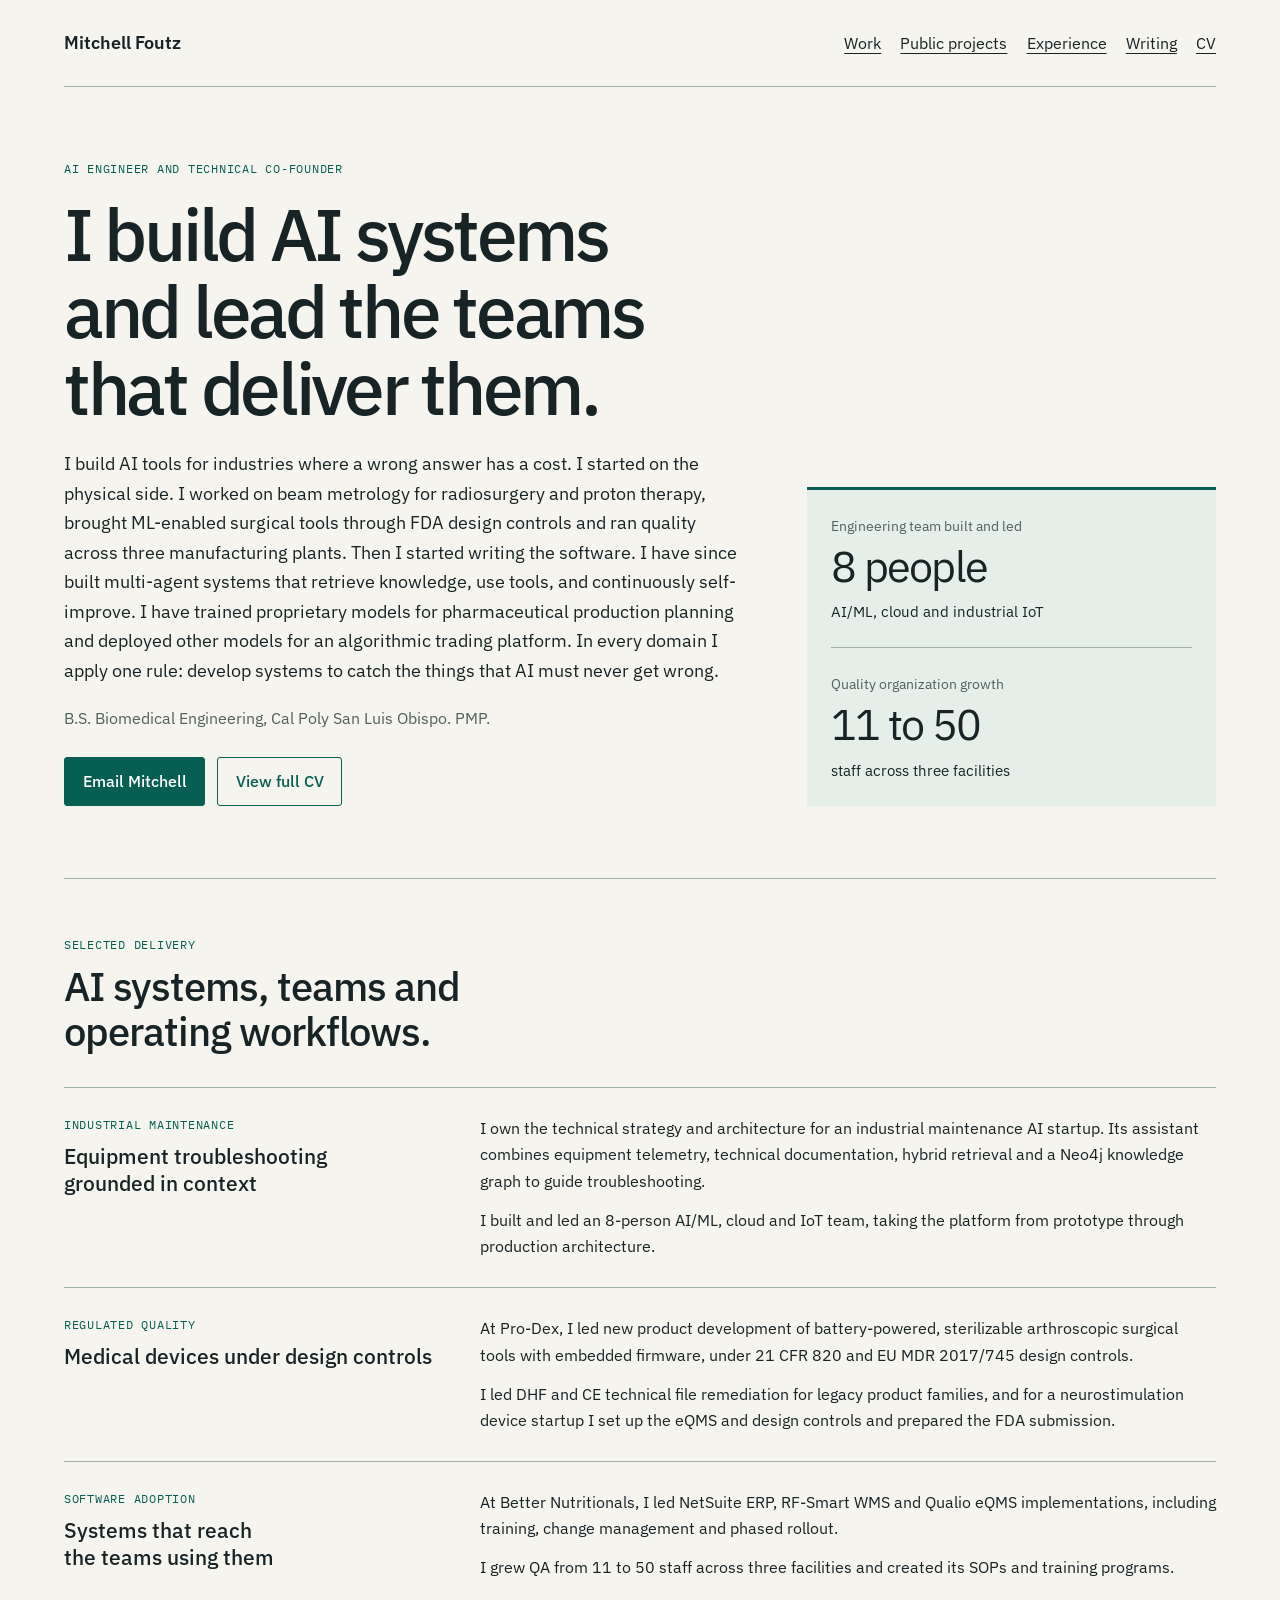
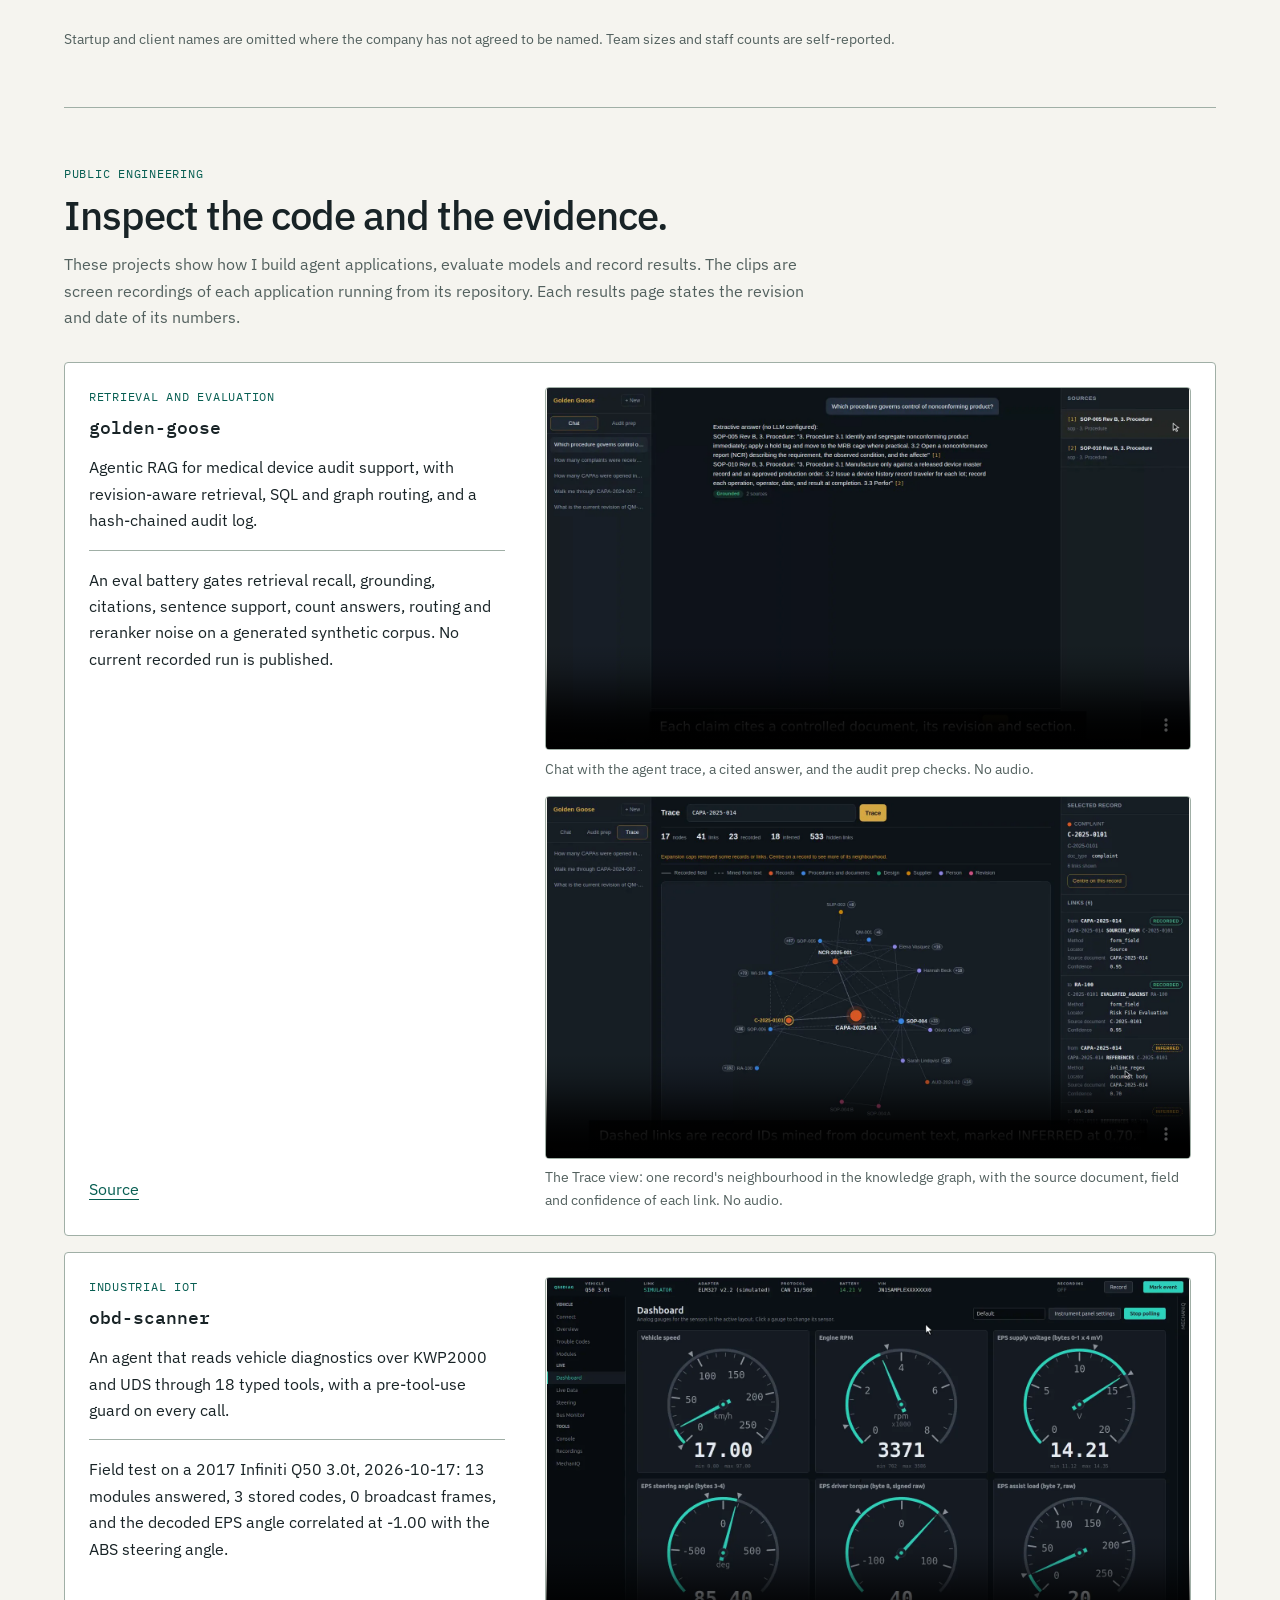
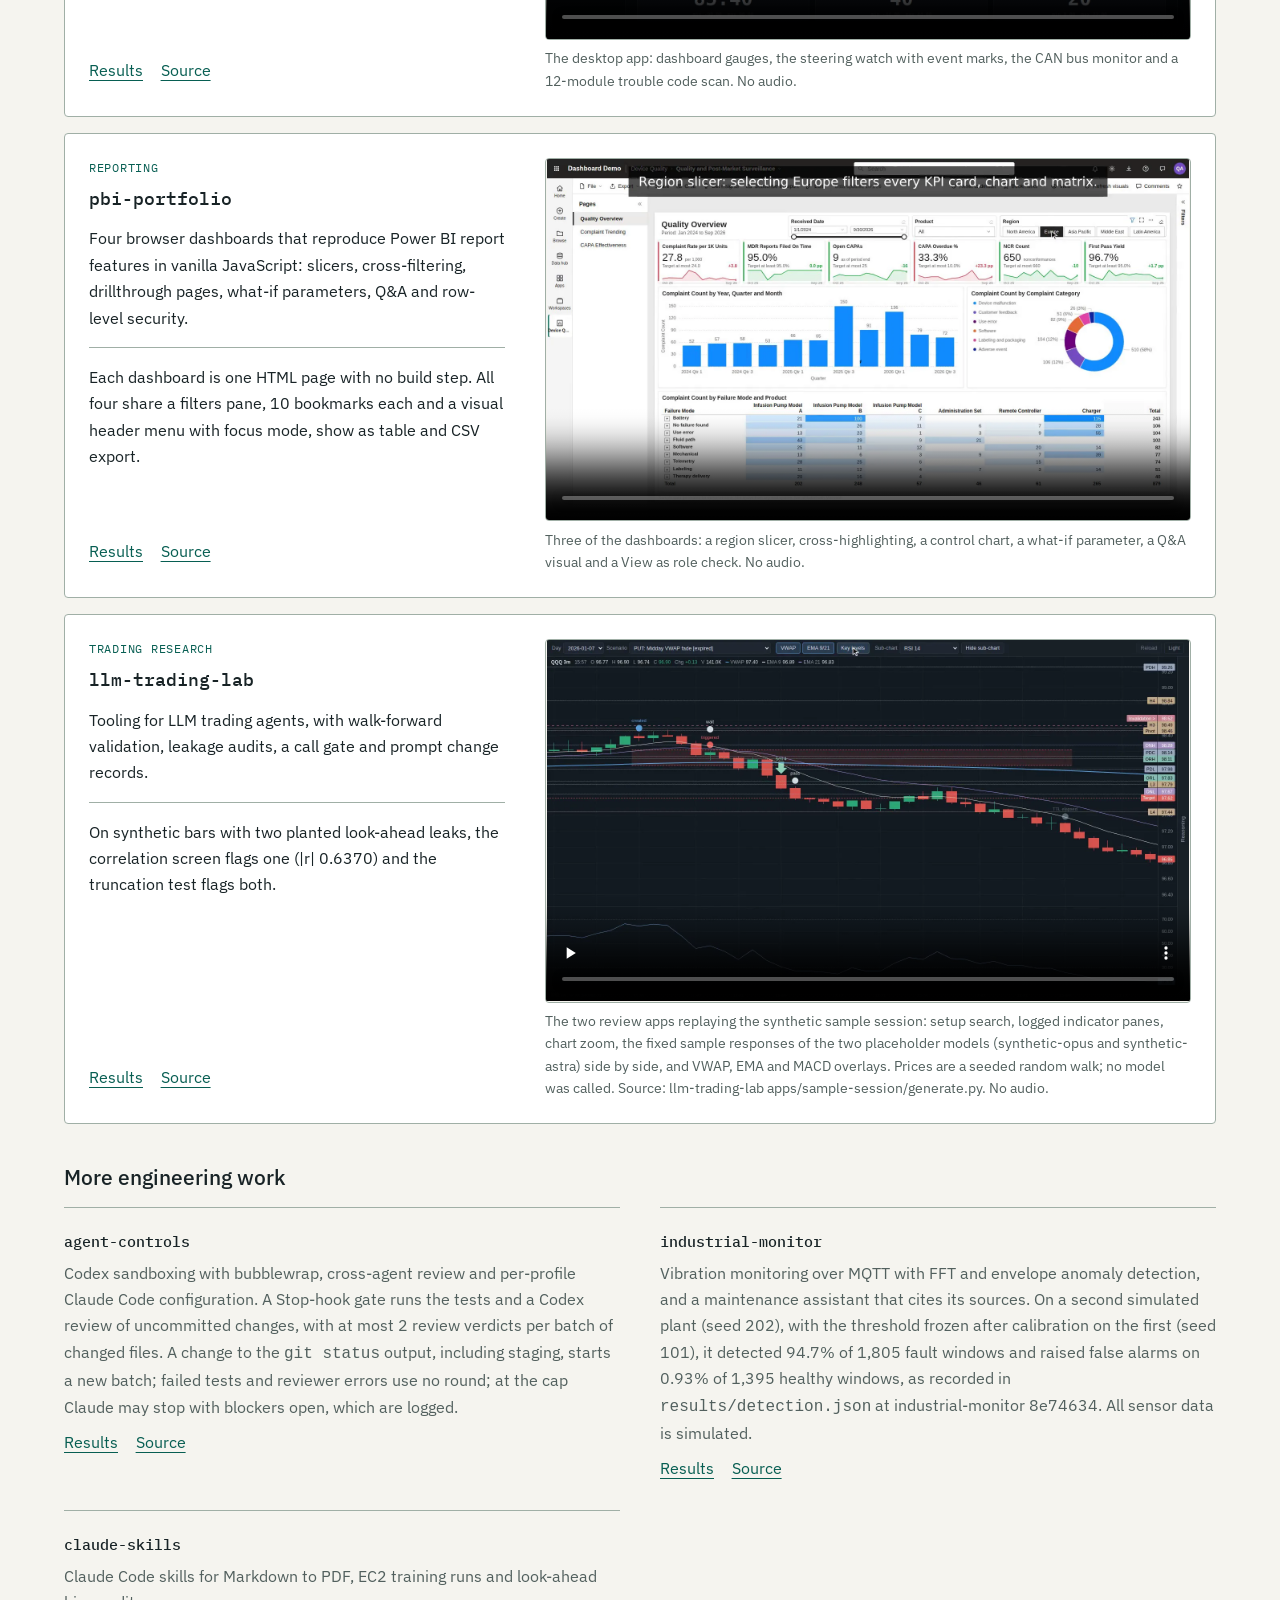
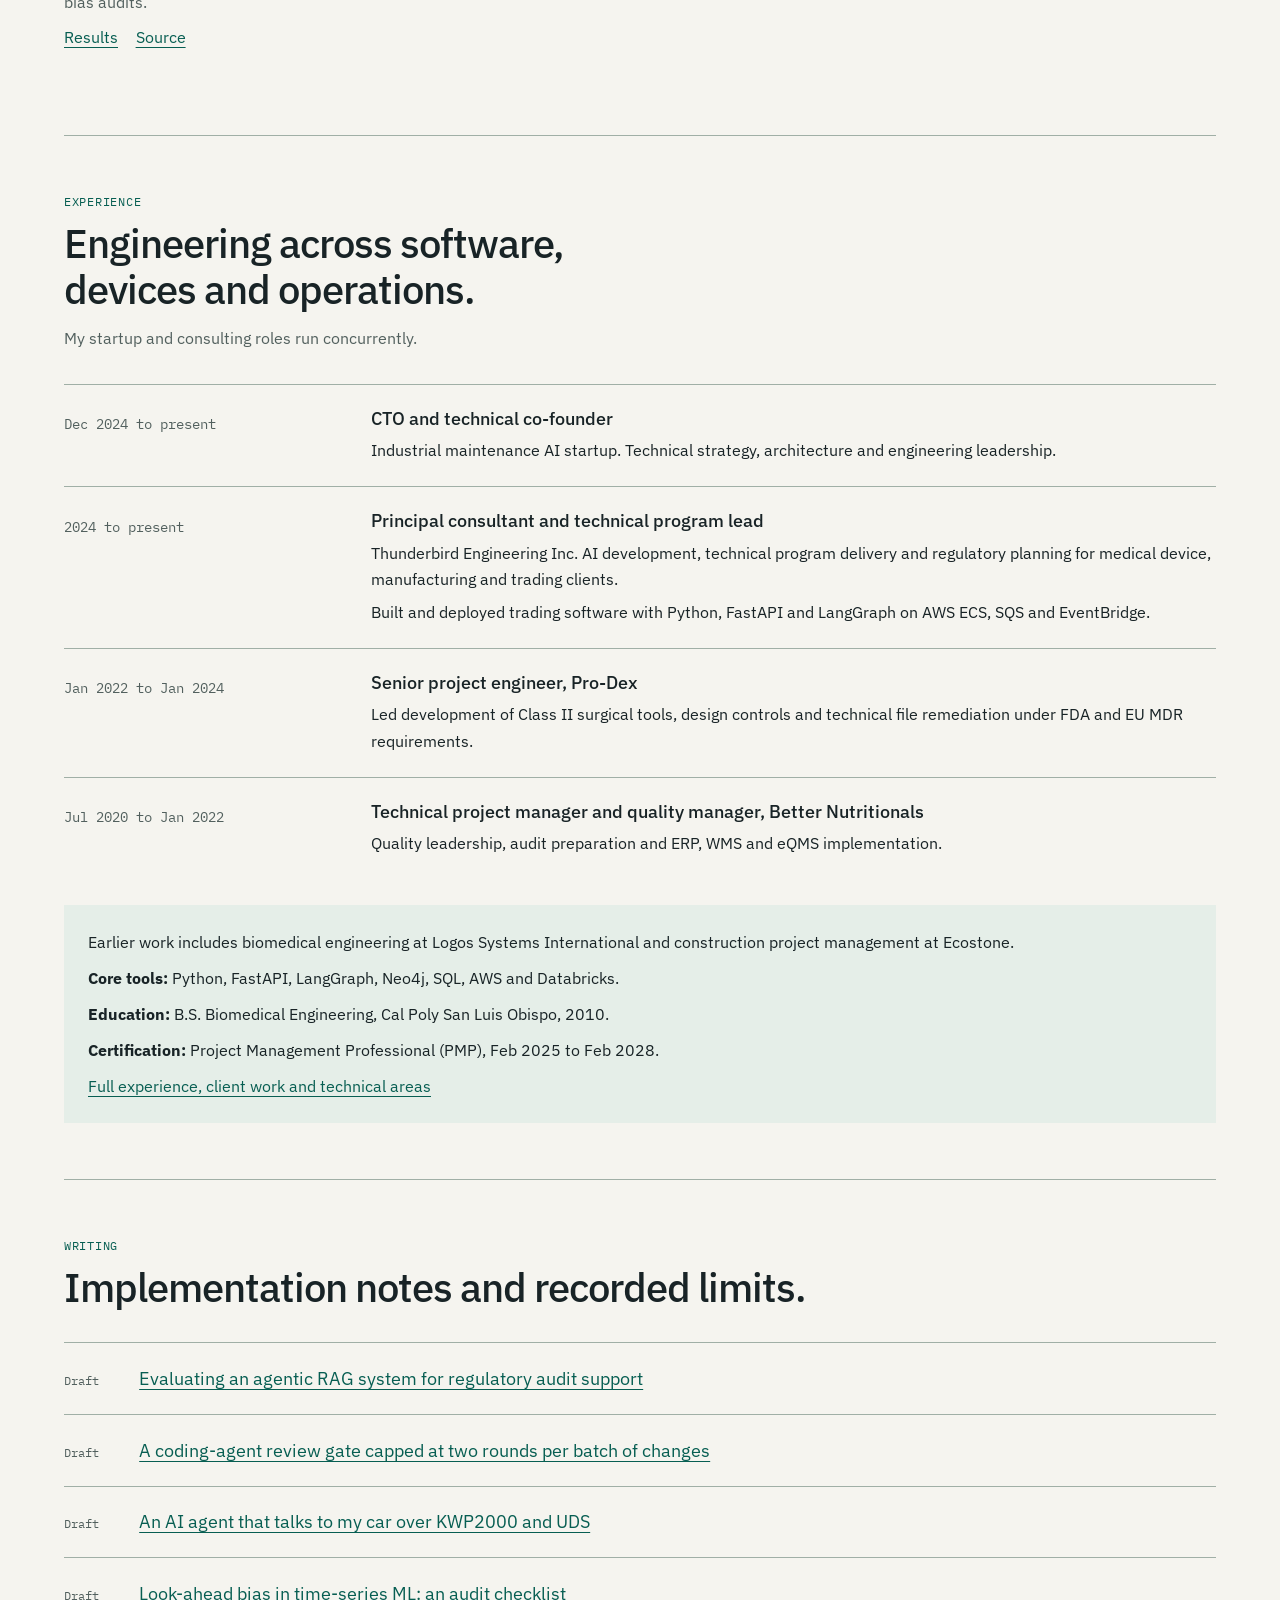
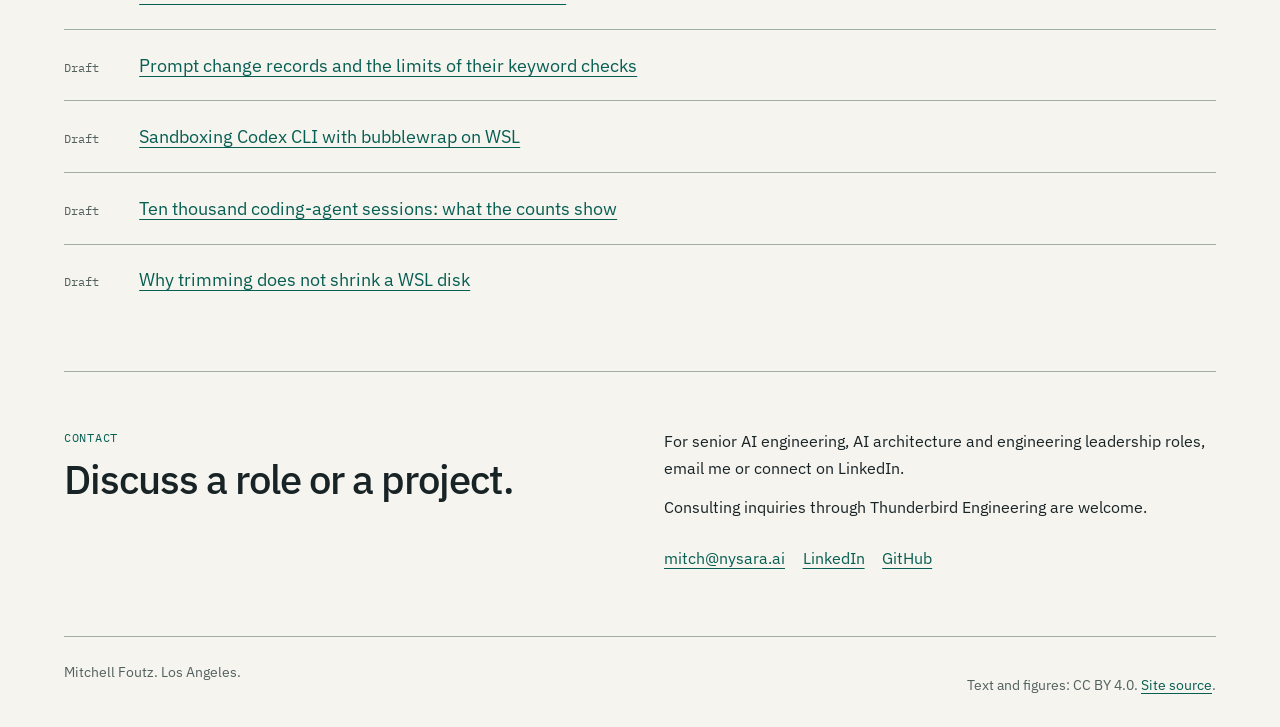
<file: index.html>
<!doctype html>
<html lang="en">
<head>
<meta charset="utf-8">
<meta name="viewport" content="width=device-width, initial-scale=1">
<meta name="color-scheme" content="light dark">
<meta name="description" content="Mitchell Foutz builds AI tools for industries where a wrong answer has a cost. Selected work in industrial troubleshooting, regulated quality, agent evaluation and trading research.">
<title>Mitchell Foutz | AI engineering and technical leadership</title>
<link rel="icon" href="data:,">
<link rel="preconnect" href="https://fonts.googleapis.com">
<link rel="preconnect" href="https://fonts.gstatic.com" crossorigin>
<link href="https://fonts.googleapis.com/css2?family=IBM+Plex+Mono:wght@400;500&amp;family=IBM+Plex+Sans:wght@400;500;600&amp;display=swap" rel="stylesheet">
<link rel="stylesheet" href="/assets/home.css">
</head>
<body>
<a class="skip" href="#main">Skip to content</a>
<header class="site-header wrap">
  <a class="brand" href="/" aria-current="page">Mitchell Foutz</a>
  <nav aria-label="Main navigation">
    <ul>
      <li><a href="#work">Work</a></li>
      <li><a href="#public-work">Public projects</a></li>
      <li><a href="#experience">Experience</a></li>
      <li><a href="#writing">Writing</a></li>
      <li><a href="/cv/">CV</a></li>
    </ul>
  </nav>
</header>
<main id="main" class="wrap" tabindex="-1">
  <section class="hero" aria-labelledby="intro-title">
    <div>
      <p class="eyebrow">AI engineer and technical co-founder</p>
      <h1 id="intro-title">I build AI systems and lead the teams that deliver them.</h1>
      <p class="intro">I build AI tools for industries where a wrong answer has a cost. I started on the physical side. I worked on beam metrology for radiosurgery and proton therapy, brought ML-enabled surgical tools through FDA design controls and ran quality across three manufacturing plants. Then I started writing the software. I have since built multi-agent systems that retrieve knowledge, use tools, and continuously self-improve. I have trained proprietary models for pharmaceutical production planning and deployed other models for an algorithmic trading platform. In every domain I apply one rule: develop systems to catch the things that AI must never get wrong.</p>
      <p class="meta">B.S. Biomedical Engineering, Cal Poly San Luis Obispo. PMP.</p>
      <div class="actions">
        <a class="button primary" href="mailto:mitch@nysara.ai">Email Mitchell</a>
        <a class="button" href="/cv/">View full CV</a>
      </div>
    </div>
    <dl class="snapshot" aria-label="Selected leadership experience">
      <div>
        <dt>Engineering team built and led</dt>
        <dd>8 people<span>AI/ML, cloud and industrial IoT</span></dd>
      </div>
      <div>
        <dt>Quality organization growth</dt>
        <dd>11 to 50<span>staff across three facilities</span></dd>
      </div>
    </dl>
  </section>

  <section id="work" class="section" aria-labelledby="work-title">
    <div class="section-head">
      <p class="eyebrow">Selected delivery</p>
      <h2 id="work-title">AI systems, teams and operating workflows.</h2>
    </div>
    <article class="delivery">
      <div>
        <p class="eyebrow">Industrial maintenance</p>
        <h3>Equipment troubleshooting grounded in context</h3>
      </div>
      <div>
        <p>I own the technical strategy and architecture for an industrial maintenance AI startup. Its assistant combines equipment telemetry, technical documentation, hybrid retrieval and a Neo4j knowledge graph to guide troubleshooting.</p>
        <p>I built and led an 8-person AI/ML, cloud and IoT team, taking the platform from prototype through production architecture.</p>
      </div>
    </article>
    <article class="delivery">
      <div>
        <p class="eyebrow">Regulated quality</p>
        <h3>Medical devices under design controls</h3>
      </div>
      <div>
        <p>At Pro-Dex, I led new product development of battery-powered, sterilizable arthroscopic surgical tools with embedded firmware, under 21 CFR 820 and EU MDR 2017/745 design controls.</p>
        <p>I led DHF and CE technical file remediation for legacy product families, and for a neurostimulation device startup I set up the eQMS and design controls and prepared the FDA submission.</p>
      </div>
    </article>
    <article class="delivery">
      <div>
        <p class="eyebrow">Software adoption</p>
        <h3>Systems that reach the teams using them</h3>
      </div>
      <div>
        <p>At Better Nutritionals, I led NetSuite ERP, RF-Smart WMS and Qualio eQMS implementations, including training, change management and phased rollout.</p>
        <p>I grew QA from 11 to 50 staff across three facilities and created its SOPs and training programs.</p>
      </div>
    </article>
    <p class="note work-note">Startup and client names are omitted where the company has not agreed to be named. Team sizes and staff counts are self-reported.</p>
  </section>

  <section id="public-work" class="section" aria-labelledby="public-title">
    <div class="section-head">
      <p class="eyebrow">Public engineering</p>
      <h2 id="public-title">Inspect the code and the evidence.</h2>
      <p>These projects show how I build agent applications, evaluate models and record results. The clips are screen recordings of each application running from its repository. Each results page states the revision and date of its numbers.</p>
    </div>
    <div class="proof-grid">
      <article class="proof">
        <div class="proof-text">
          <p class="eyebrow">Retrieval and evaluation</p>
          <h3>golden-goose</h3>
          <p>Agentic RAG for medical device audit support, with revision-aware retrieval, SQL and graph routing, and a hash-chained audit log.</p>
          <p class="evidence">An eval battery gates retrieval recall, grounding, citations, sentence support, count answers, routing and reranker noise on a generated synthetic corpus. No current recorded run is published.</p>
          <div class="links">
            <a href="https://github.com/darblinko/golden-goose-qa" aria-label="Source for golden-goose">Source</a>
          </div>
        </div>
        <div class="proof-media">
          <figure class="figure">
            <video data-autoplay muted loop playsinline controls preload="none" width="1600" height="900" poster="/assets/media/golden-goose-poster.webp">
              <source src="/assets/media/golden-goose.mp4" type="video/mp4">
            </video>
            <figcaption>Chat with the agent trace, a cited answer, and the audit prep checks. No audio.</figcaption>
          </figure>
          <figure class="figure">
            <video data-autoplay muted loop playsinline controls preload="none" width="1600" height="900" poster="/assets/media/golden-goose-graph-poster.webp">
              <source src="/assets/media/golden-goose-graph.mp4" type="video/mp4">
            </video>
            <figcaption>The Trace view: one record's neighbourhood in the knowledge graph, with the source document, field and confidence of each link. No audio.</figcaption>
          </figure>
        </div>
      </article>
      <article class="proof">
        <div class="proof-text">
          <p class="eyebrow">Industrial IoT</p>
          <h3>obd-scanner</h3>
          <p>An agent that reads vehicle diagnostics over KWP2000 and UDS through 18 typed tools, with a pre-tool-use guard on every call.</p>
          <p class="evidence">Field test on a 2017 Infiniti Q50 3.0t, 2026-10-17: 13 modules answered, 3 stored codes, 0 broadcast frames, and the decoded EPS angle correlated at -1.00 with the ABS steering angle.</p>
          <div class="links">
            <a href="https://darblinko.github.io/q50-obd-scanner/" aria-label="Results for obd-scanner">Results</a>
            <a href="https://github.com/darblinko/q50-obd-scanner" aria-label="Source for obd-scanner">Source</a>
          </div>
        </div>
        <div class="proof-media">
          <figure class="figure">
            <video data-autoplay muted loop playsinline controls preload="none" width="1600" height="900" poster="/assets/media/obd-scanner-poster.webp">
              <source src="/assets/media/obd-scanner.mp4" type="video/mp4">
            </video>
            <figcaption>The desktop app: dashboard gauges, the steering watch with event marks, the CAN bus monitor and a 12-module trouble code scan. No audio.</figcaption>
          </figure>
        </div>
      </article>
      <article class="proof">
        <div class="proof-text">
          <p class="eyebrow">Reporting</p>
          <h3>pbi-portfolio</h3>
          <p>Four browser dashboards that reproduce Power BI report features in vanilla JavaScript: slicers, cross-filtering, drillthrough pages, what-if parameters, Q&amp;A and row-level security.</p>
          <p class="evidence">Each dashboard is one HTML page with no build step. All four share a filters pane, 10 bookmarks each and a visual header menu with focus mode, show as table and CSV export.</p>
          <div class="links">
            <a href="https://darblinko.github.io/powerbi-dashboards/" aria-label="Results for pbi-portfolio">Results</a>
            <a href="https://github.com/darblinko/powerbi-dashboards" aria-label="Source for pbi-portfolio">Source</a>
          </div>
        </div>
        <div class="proof-media">
          <figure class="figure">
            <video data-autoplay muted loop playsinline controls preload="none" width="1600" height="900" poster="/assets/media/pbi-portfolio-poster.webp">
              <source src="/assets/media/pbi-portfolio.mp4" type="video/mp4">
            </video>
            <figcaption>Three of the dashboards: a region slicer, cross-highlighting, a control chart, a what-if parameter, a Q&amp;A visual and a View as role check. No audio.</figcaption>
          </figure>
        </div>
      </article>
      <article class="proof">
        <div class="proof-text">
          <p class="eyebrow">Trading research</p>
          <h3>llm-trading-lab</h3>
          <p>Tooling for LLM trading agents, with walk-forward validation, leakage audits, a call gate and prompt change records.</p>
          <p class="evidence">On synthetic bars with two planted look-ahead leaks, the correlation screen flags one (|r| 0.6370) and the truncation test flags both.</p>
          <div class="links">
            <a href="https://darblinko.github.io/llm-trading-lab/" aria-label="Results for llm-trading-lab">Results</a>
            <a href="https://github.com/darblinko/llm-trading-lab" aria-label="Source for llm-trading-lab">Source</a>
          </div>
        </div>
        <div class="proof-media">
          <figure class="figure">
            <video data-autoplay muted loop playsinline controls preload="none" width="1600" height="900" poster="/assets/media/llm-trading-lab-poster.webp">
              <source src="/assets/media/llm-trading-lab.mp4" type="video/mp4">
            </video>
            <figcaption>The two review apps replaying the synthetic sample session: setup search, logged indicator panes, chart zoom, the fixed sample responses of the two placeholder models (synthetic-opus and synthetic-astra) side by side, and VWAP, EMA and MACD overlays. Prices are a seeded random walk; no model was called. Source: llm-trading-lab apps/sample-session/generate.py. No audio.</figcaption>
          </figure>
        </div>
      </article>
    </div>

    <h3 class="subhead">More engineering work</h3>
    <ul class="more-work">
      <li>
        <strong>agent-controls</strong>
        <p>Codex sandboxing with bubblewrap, cross-agent review and per-profile Claude Code configuration. A Stop-hook gate runs the tests and a Codex review of uncommitted changes, with at most 2 review verdicts per batch of changed files. A change to the <code>git status</code> output, including staging, starts a new batch; failed tests and reviewer errors use no round; at the cap Claude may stop with blockers open, which are logged.</p>
        <div class="links"><a href="https://darblinko.github.io/agent-controls/" aria-label="Results for agent-controls">Results</a><a href="https://github.com/darblinko/agent-controls" aria-label="Source for agent-controls">Source</a></div>
      </li>
      <li>
        <strong>industrial-monitor</strong>
        <p>Vibration monitoring over MQTT with FFT and envelope anomaly detection, and a maintenance assistant that cites its sources. On a second simulated plant (seed 202), with the threshold frozen after calibration on the first (seed 101), it detected 94.7% of 1,805 fault windows and raised false alarms on 0.93% of 1,395 healthy windows, as recorded in <code>results/detection.json</code> at industrial-monitor 8e74634. All sensor data is simulated.</p>
        <div class="links"><a href="https://darblinko.github.io/industrial-monitor/" aria-label="Results for industrial-monitor">Results</a><a href="https://github.com/darblinko/industrial-monitor" aria-label="Source for industrial-monitor">Source</a></div>
      </li>
      <li>
        <strong>claude-skills</strong>
        <p>Claude Code skills for Markdown to PDF, EC2 training runs and look-ahead bias audits.</p>
        <div class="links"><a href="https://darblinko.github.io/claude-skills/" aria-label="Results for claude-skills">Results</a><a href="https://github.com/darblinko/claude-skills" aria-label="Source for claude-skills">Source</a></div>
      </li>
    </ul>
  </section>

  <section id="experience" class="section" aria-labelledby="experience-title">
    <div class="section-head">
      <p class="eyebrow">Experience</p>
      <h2 id="experience-title">Engineering across software, devices and operations.</h2>
      <p>My startup and consulting roles run concurrently.</p>
    </div>
    <ol class="timeline">
      <li>
        <p class="period">Dec 2024 to present</p>
        <div><h3>CTO and technical co-founder</h3><p>Industrial maintenance AI startup. Technical strategy, architecture and engineering leadership.</p></div>
      </li>
      <li>
        <p class="period">2024 to present</p>
        <div><h3>Principal consultant and technical program lead</h3><p>Thunderbird Engineering Inc. AI development, technical program delivery and regulatory planning for medical device, manufacturing and trading clients.</p><p>Built and deployed trading software with Python, FastAPI and LangGraph on AWS ECS, SQS and EventBridge.</p></div>
      </li>
      <li>
        <p class="period">Jan 2022 to Jan 2024</p>
        <div><h3>Senior project engineer, Pro-Dex</h3><p>Led development of Class II surgical tools, design controls and technical file remediation under FDA and EU MDR requirements.</p></div>
      </li>
      <li>
        <p class="period">Jul 2020 to Jan 2022</p>
        <div><h3>Technical project manager and quality manager, Better Nutritionals</h3><p>Quality leadership, audit preparation and ERP, WMS and eQMS implementation.</p></div>
      </li>
    </ol>
    <div class="credentials">
      <p>Earlier work includes biomedical engineering at Logos Systems International and construction project management at Ecostone.</p>
      <p><strong>Core tools:</strong> Python, FastAPI, LangGraph, Neo4j, SQL, AWS and Databricks.</p>
      <p><strong>Education:</strong> B.S. Biomedical Engineering, Cal Poly San Luis Obispo, 2010.</p>
      <p><strong>Certification:</strong> Project Management Professional (PMP), Feb 2025 to Feb 2028.</p>
      <p><a href="/cv/">Full experience, client work and technical areas</a></p>
    </div>
  </section>

  <section id="writing" class="section" aria-labelledby="writing-title">
    <div class="section-head">
      <p class="eyebrow">Writing</p>
      <h2 id="writing-title">Implementation notes and recorded limits.</h2>
    </div>
    <ul class="writing-list">
      <li><span class="draft">Draft</span><a href="/writing/golden-goose-evals/">Evaluating an agentic RAG system for regulatory audit support</a></li>
      <li><span class="draft">Draft</span><a href="/writing/codex-review-gate/">A coding-agent review gate capped at two rounds per batch of changes</a></li>
      <li><span class="draft">Draft</span><a href="/writing/car-diagnostic-agent/">An AI agent that talks to my car over KWP2000 and UDS</a></li>
      <li><span class="draft">Draft</span><a href="/writing/lookahead-audit-checklist/">Look-ahead bias in time-series ML: an audit checklist</a></li>
      <li><span class="draft">Draft</span><a href="/writing/prompt-change-records/">Prompt change records and the limits of their keyword checks</a></li>
      <li><span class="draft">Draft</span><a href="/writing/codex-bubblewrap-sandbox/">Sandboxing Codex CLI with bubblewrap on WSL</a></li>
      <li><span class="draft">Draft</span><a href="/writing/agent-session-counts/">Ten thousand coding-agent sessions: what the counts show</a></li>
      <li><span class="draft">Draft</span><a href="/writing/wsl-disk-compaction/">Why trimming does not shrink a WSL disk</a></li>
    </ul>
  </section>

  <section id="contact" class="section contact" aria-labelledby="contact-title">
    <div>
      <p class="eyebrow">Contact</p>
      <h2 id="contact-title">Discuss a role or a project.</h2>
    </div>
    <div>
      <p>For senior AI engineering, AI architecture and engineering leadership roles, email me or connect on LinkedIn.</p>
      <p>Consulting inquiries through Thunderbird Engineering are welcome.</p>
      <div class="links">
        <a href="mailto:mitch@nysara.ai">mitch@nysara.ai</a>
        <a href="https://www.linkedin.com/in/mitchellfoutz">LinkedIn</a>
        <a href="https://github.com/darblinko">GitHub</a>
      </div>
    </div>
  </section>
</main>
<footer class="wrap">
  <p>Mitchell Foutz. Los Angeles.</p>
  <p>Text and figures: CC BY 4.0. <a href="https://github.com/darblinko/darblinko.github.io">Site source</a>.</p>
</footer>
<script src="/assets/media.js" defer></script>
</body>
</html>
</file>
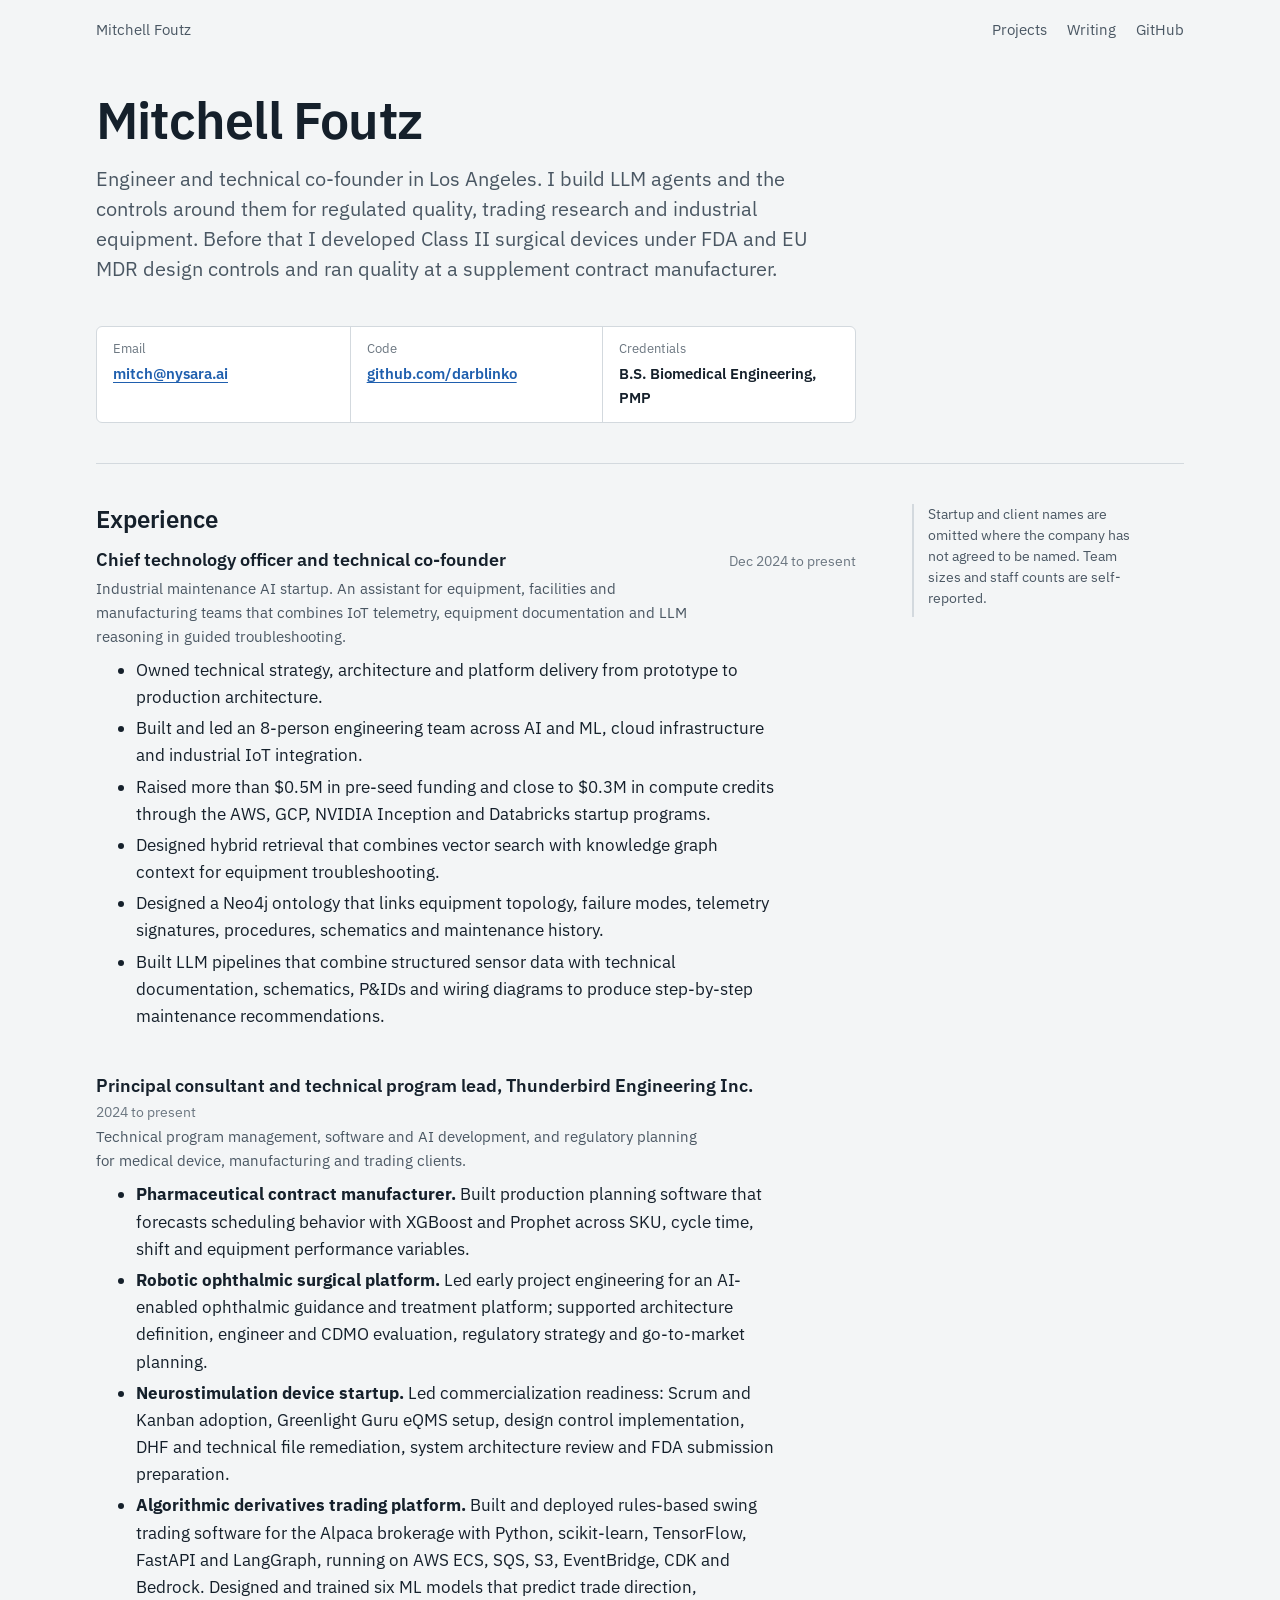
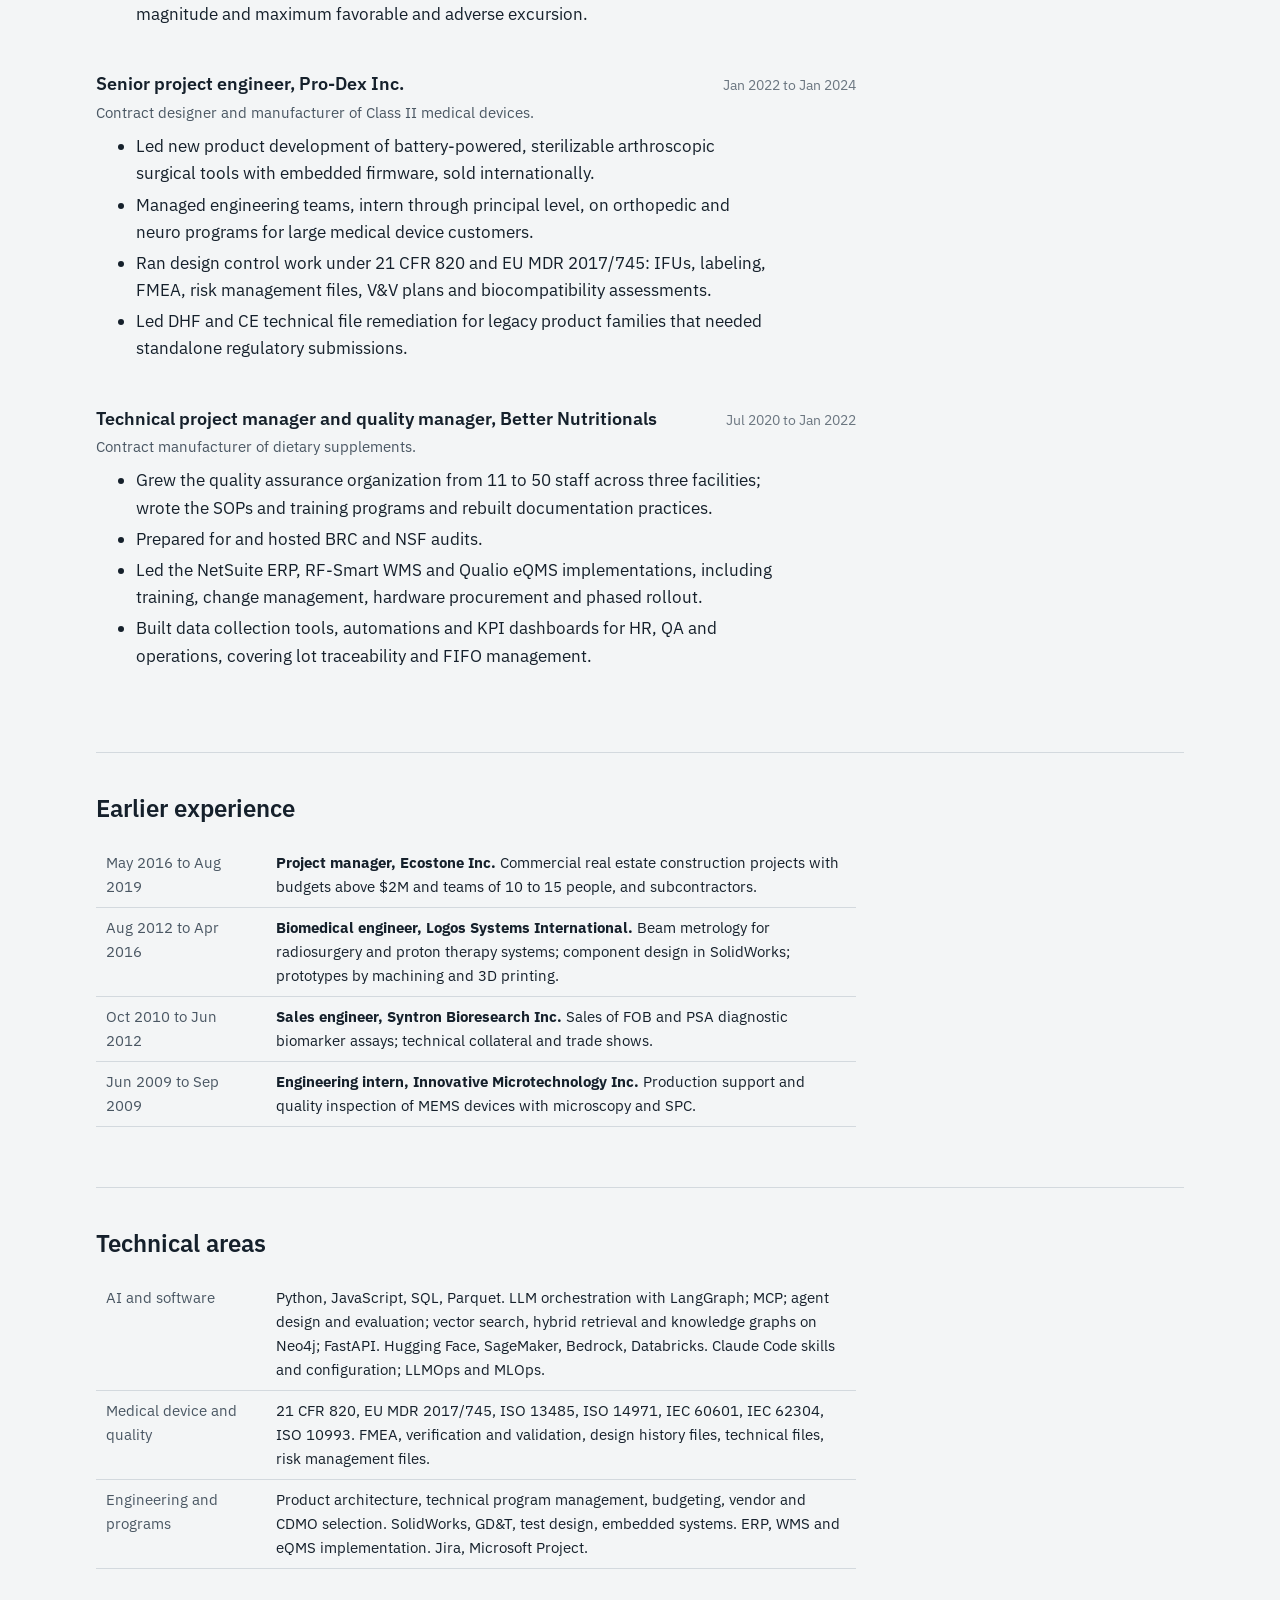
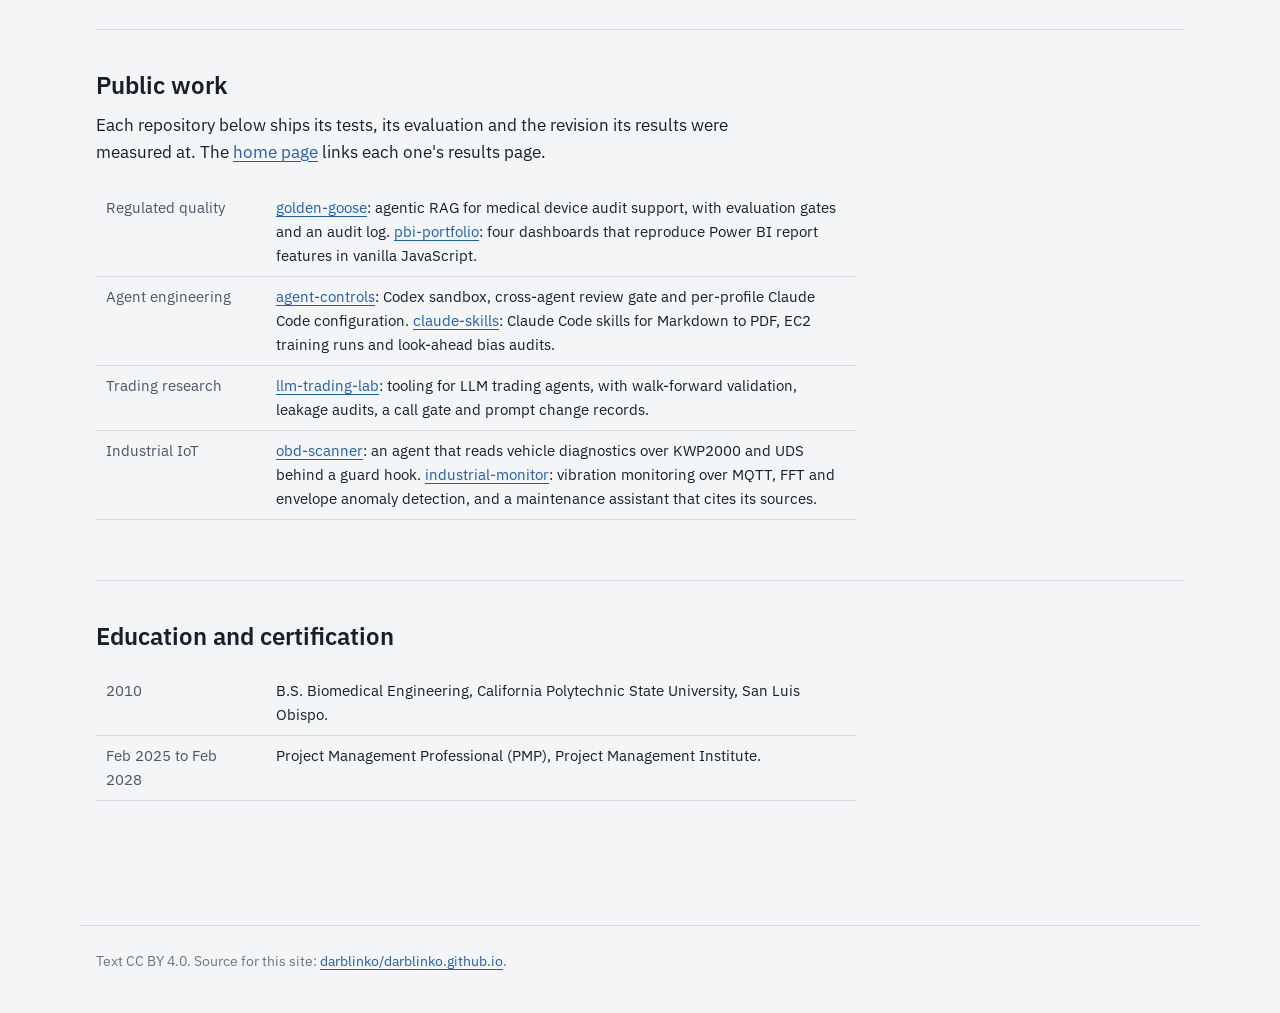
<file: cv/index.html>
<!doctype html>
<html lang="en">
<head>
  <meta charset="utf-8">
  <meta name="viewport" content="width=device-width, initial-scale=1">
  <title>Mitchell Foutz: CV</title>
  <meta name="description" content="CV of Mitchell Foutz: LLM agent engineering, Class II medical device development under FDA and EU MDR, quality management, PMP.">
  <link rel="icon" href="data:,">
  <link rel="preconnect" href="https://fonts.googleapis.com">
  <link rel="preconnect" href="https://fonts.gstatic.com" crossorigin>
  <link rel="stylesheet" href="https://fonts.googleapis.com/css2?family=IBM+Plex+Mono&family=IBM+Plex+Sans:wght@400;600&display=swap">
  <link rel="stylesheet" href="../assets/site.css">
  <link rel="stylesheet" href="../assets/pages.css">
</head>
<body class="cv">
  <header class="site-bar">
    <a href="../">Mitchell Foutz</a>
    <span class="site-links"><a href="../#public-work">Projects</a><a href="../#writing">Writing</a><a href="https://github.com/darblinko">GitHub</a></span>
  </header>

  <main>
    <section class="intro">
      <h1>Mitchell Foutz</h1>
      <p class="lede">Engineer and technical co-founder in Los Angeles. I build LLM agents and the controls around them for regulated quality, trading research and industrial equipment. Before that I developed Class II surgical devices under FDA and EU MDR design controls and ran quality at a supplement contract manufacturer.</p>
      <dl class="record">
        <div><dt>Email</dt><dd><a href="mailto:mitch@nysara.ai">mitch@nysara.ai</a></dd></div>
        <div><dt>Code</dt><dd><a href="https://github.com/darblinko">github.com/darblinko</a></dd></div>
        <div><dt>Credentials</dt><dd>B.S. Biomedical Engineering, PMP</dd></div>
      </dl>
    </section>

    <section id="experience">
      <h2>Experience</h2>

      <div class="role">
        <div class="role-head"><h3>Chief technology officer and technical co-founder</h3><span class="when">Dec 2024 to present</span></div>
        <p class="context">Industrial maintenance AI startup. An assistant for equipment, facilities and manufacturing teams that combines IoT telemetry, equipment documentation and LLM reasoning in guided troubleshooting.</p>
        <ul>
          <li>Owned technical strategy, architecture and platform delivery from prototype to production architecture.</li>
          <li>Built and led an 8-person engineering team across AI and ML, cloud infrastructure and industrial IoT integration.</li>
          <li>Raised more than $0.5M in pre-seed funding and close to $0.3M in compute credits through the AWS, GCP, NVIDIA Inception and Databricks startup programs.</li>
          <li>Designed hybrid retrieval that combines vector search with knowledge graph context for equipment troubleshooting.</li>
          <li>Designed a Neo4j ontology that links equipment topology, failure modes, telemetry signatures, procedures, schematics and maintenance history.</li>
          <li>Built LLM pipelines that combine structured sensor data with technical documentation, schematics, P&amp;IDs and wiring diagrams to produce step-by-step maintenance recommendations.</li>
        </ul>
      </div>

      <div class="role">
        <div class="role-head"><h3>Principal consultant and technical program lead, Thunderbird Engineering Inc.</h3><span class="when">2024 to present</span></div>
        <p class="context">Technical program management, software and AI development, and regulatory planning for medical device, manufacturing and trading clients.</p>
        <ul>
          <li><strong>Pharmaceutical contract manufacturer.</strong> Built production planning software that forecasts scheduling behavior with XGBoost and Prophet across SKU, cycle time, shift and equipment performance variables.</li>
          <li><strong>Robotic ophthalmic surgical platform.</strong> Led early project engineering for an AI-enabled ophthalmic guidance and treatment platform; supported architecture definition, engineer and CDMO evaluation, regulatory strategy and go-to-market planning.</li>
          <li><strong>Neurostimulation device startup.</strong> Led commercialization readiness: Scrum and Kanban adoption, Greenlight Guru eQMS setup, design control implementation, DHF and technical file remediation, system architecture review and FDA submission preparation.</li>
          <li><strong>Algorithmic derivatives trading platform.</strong> Built and deployed rules-based swing trading software for the Alpaca brokerage with Python, scikit-learn, TensorFlow, FastAPI and LangGraph, running on AWS ECS, SQS, S3, EventBridge, CDK and Bedrock. Designed and trained six ML models that predict trade direction, magnitude and maximum favorable and adverse excursion.</li>
        </ul>
      </div>

      <div class="role">
        <div class="role-head"><h3>Senior project engineer, Pro-Dex Inc.</h3><span class="when">Jan 2022 to Jan 2024</span></div>
        <p class="context">Contract designer and manufacturer of Class II medical devices.</p>
        <ul>
          <li>Led new product development of battery-powered, sterilizable arthroscopic surgical tools with embedded firmware, sold internationally.</li>
          <li>Managed engineering teams, intern through principal level, on orthopedic and neuro programs for large medical device customers.</li>
          <li>Ran design control work under 21 CFR 820 and EU MDR 2017/745: IFUs, labeling, FMEA, risk management files, V&amp;V plans and biocompatibility assessments.</li>
          <li>Led DHF and CE technical file remediation for legacy product families that needed standalone regulatory submissions.</li>
        </ul>
      </div>

      <div class="role">
        <div class="role-head"><h3>Technical project manager and quality manager, Better Nutritionals</h3><span class="when">Jul 2020 to Jan 2022</span></div>
        <p class="context">Contract manufacturer of dietary supplements.</p>
        <ul>
          <li>Grew the quality assurance organization from 11 to 50 staff across three facilities; wrote the SOPs and training programs and rebuilt documentation practices.</li>
          <li>Prepared for and hosted BRC and NSF audits.</li>
          <li>Led the NetSuite ERP, RF-Smart WMS and Qualio eQMS implementations, including training, change management, hardware procurement and phased rollout.</li>
          <li>Built data collection tools, automations and KPI dashboards for HR, QA and operations, covering lot traceability and FIFO management.</li>
        </ul>
      </div>

      <aside class="note">
        <p>Startup and client names are omitted where the company has not agreed to be named. Team sizes and staff counts are self-reported.</p>
      </aside>
    </section>

    <section id="earlier">
      <h2>Earlier experience</h2>
      <table class="history">
        <tbody>
          <tr><td>May 2016 to Aug 2019</td><td><strong>Project manager, Ecostone Inc.</strong> Commercial real estate construction projects with budgets above $2M and teams of 10 to 15 people, and subcontractors.</td></tr>
          <tr><td>Aug 2012 to Apr 2016</td><td><strong>Biomedical engineer, Logos Systems International.</strong> Beam metrology for radiosurgery and proton therapy systems; component design in SolidWorks; prototypes by machining and 3D printing.</td></tr>
          <tr><td>Oct 2010 to Jun 2012</td><td><strong>Sales engineer, Syntron Bioresearch Inc.</strong> Sales of FOB and PSA diagnostic biomarker assays; technical collateral and trade shows.</td></tr>
          <tr><td>Jun 2009 to Sep 2009</td><td><strong>Engineering intern, Innovative Microtechnology Inc.</strong> Production support and quality inspection of MEMS devices with microscopy and SPC.</td></tr>
        </tbody>
      </table>
    </section>

    <section id="skills">
      <h2>Technical areas</h2>
      <table class="history">
        <tbody>
          <tr><td>AI and software</td><td>Python, JavaScript, SQL, Parquet. LLM orchestration with LangGraph; MCP; agent design and evaluation; vector search, hybrid retrieval and knowledge graphs on Neo4j; FastAPI. Hugging Face, SageMaker, Bedrock, Databricks. Claude Code skills and configuration; LLMOps and MLOps.</td></tr>
          <tr><td>Medical device and quality</td><td>21 CFR 820, EU MDR 2017/745, ISO 13485, ISO 14971, IEC 60601, IEC 62304, ISO 10993. FMEA, verification and validation, design history files, technical files, risk management files.</td></tr>
          <tr><td>Engineering and programs</td><td>Product architecture, technical program management, budgeting, vendor and CDMO selection. SolidWorks, GD&amp;T, test design, embedded systems. ERP, WMS and eQMS implementation. Jira, Microsoft Project.</td></tr>
        </tbody>
      </table>
    </section>

    <section id="public-work">
      <h2>Public work</h2>
      <p>Each repository below ships its tests, its evaluation and the revision its results were measured at. The <a href="../#public-work">home page</a> links each one's results page.</p>
      <table class="history">
        <tbody>
          <tr><td>Regulated quality</td><td><a href="https://github.com/darblinko/golden-goose-qa">golden-goose</a>: agentic RAG for medical device audit support, with evaluation gates and an audit log. <a href="https://github.com/darblinko/powerbi-dashboards">pbi-portfolio</a>: four dashboards that reproduce Power BI report features in vanilla JavaScript.</td></tr>
          <tr><td>Agent engineering</td><td><a href="https://github.com/darblinko/agent-controls">agent-controls</a>: Codex sandbox, cross-agent review gate and per-profile Claude Code configuration. <a href="https://github.com/darblinko/claude-skills">claude-skills</a>: Claude Code skills for Markdown to PDF, EC2 training runs and look-ahead bias audits.</td></tr>
          <tr><td>Trading research</td><td><a href="https://github.com/darblinko/llm-trading-lab">llm-trading-lab</a>: tooling for LLM trading agents, with walk-forward validation, leakage audits, a call gate and prompt change records.</td></tr>
          <tr><td>Industrial IoT</td><td><a href="https://github.com/darblinko/q50-obd-scanner">obd-scanner</a>: an agent that reads vehicle diagnostics over KWP2000 and UDS behind a guard hook. <a href="https://github.com/darblinko/industrial-monitor">industrial-monitor</a>: vibration monitoring over MQTT, FFT and envelope anomaly detection, and a maintenance assistant that cites its sources.</td></tr>
        </tbody>
      </table>
    </section>

    <section id="education">
      <h2>Education and certification</h2>
      <table class="history">
        <tbody>
          <tr><td>2010</td><td>B.S. Biomedical Engineering, California Polytechnic State University, San Luis Obispo.</td></tr>
          <tr><td>Feb 2025 to Feb 2028</td><td>Project Management Professional (PMP), Project Management Institute.</td></tr>
        </tbody>
      </table>
    </section>
  </main>

  <footer>
    Text CC BY 4.0. Source for this site: <a href="https://github.com/darblinko/darblinko.github.io">darblinko/darblinko.github.io</a>.
  </footer>
</body>
</html>
</file>
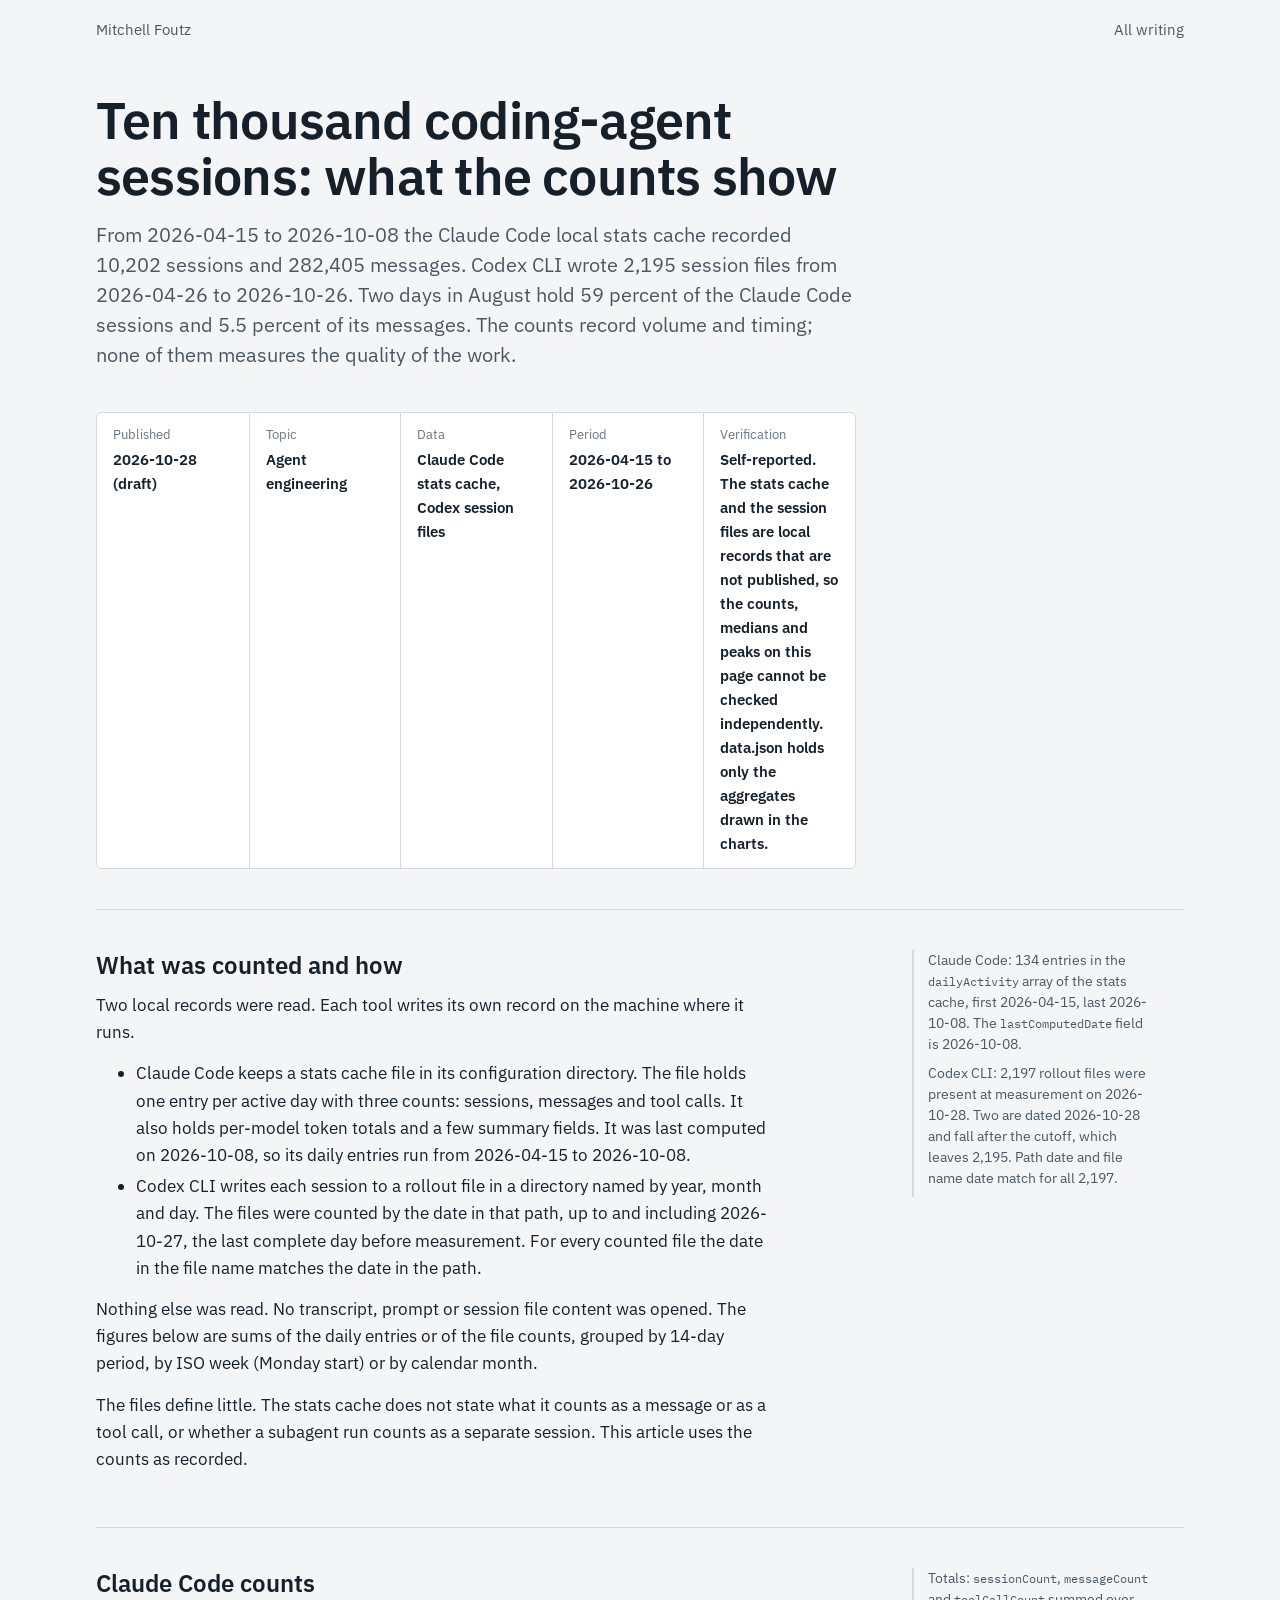
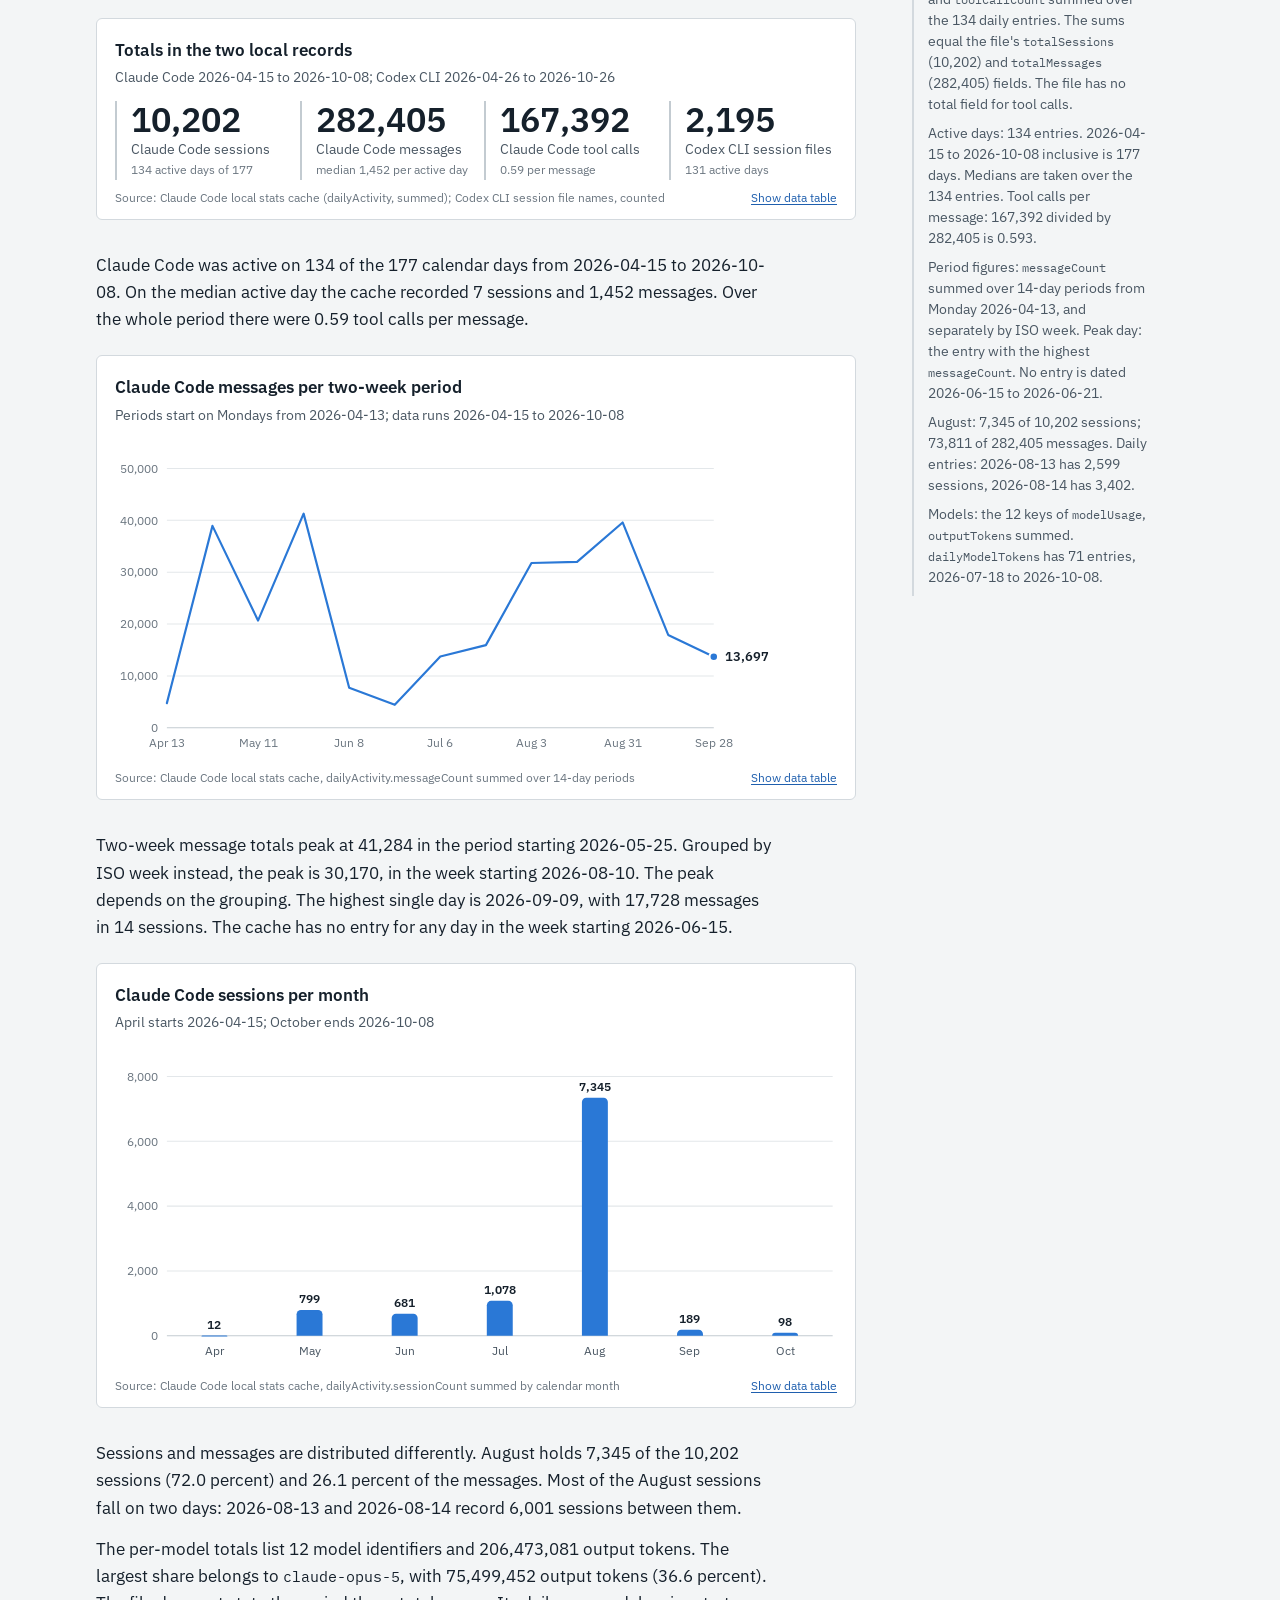
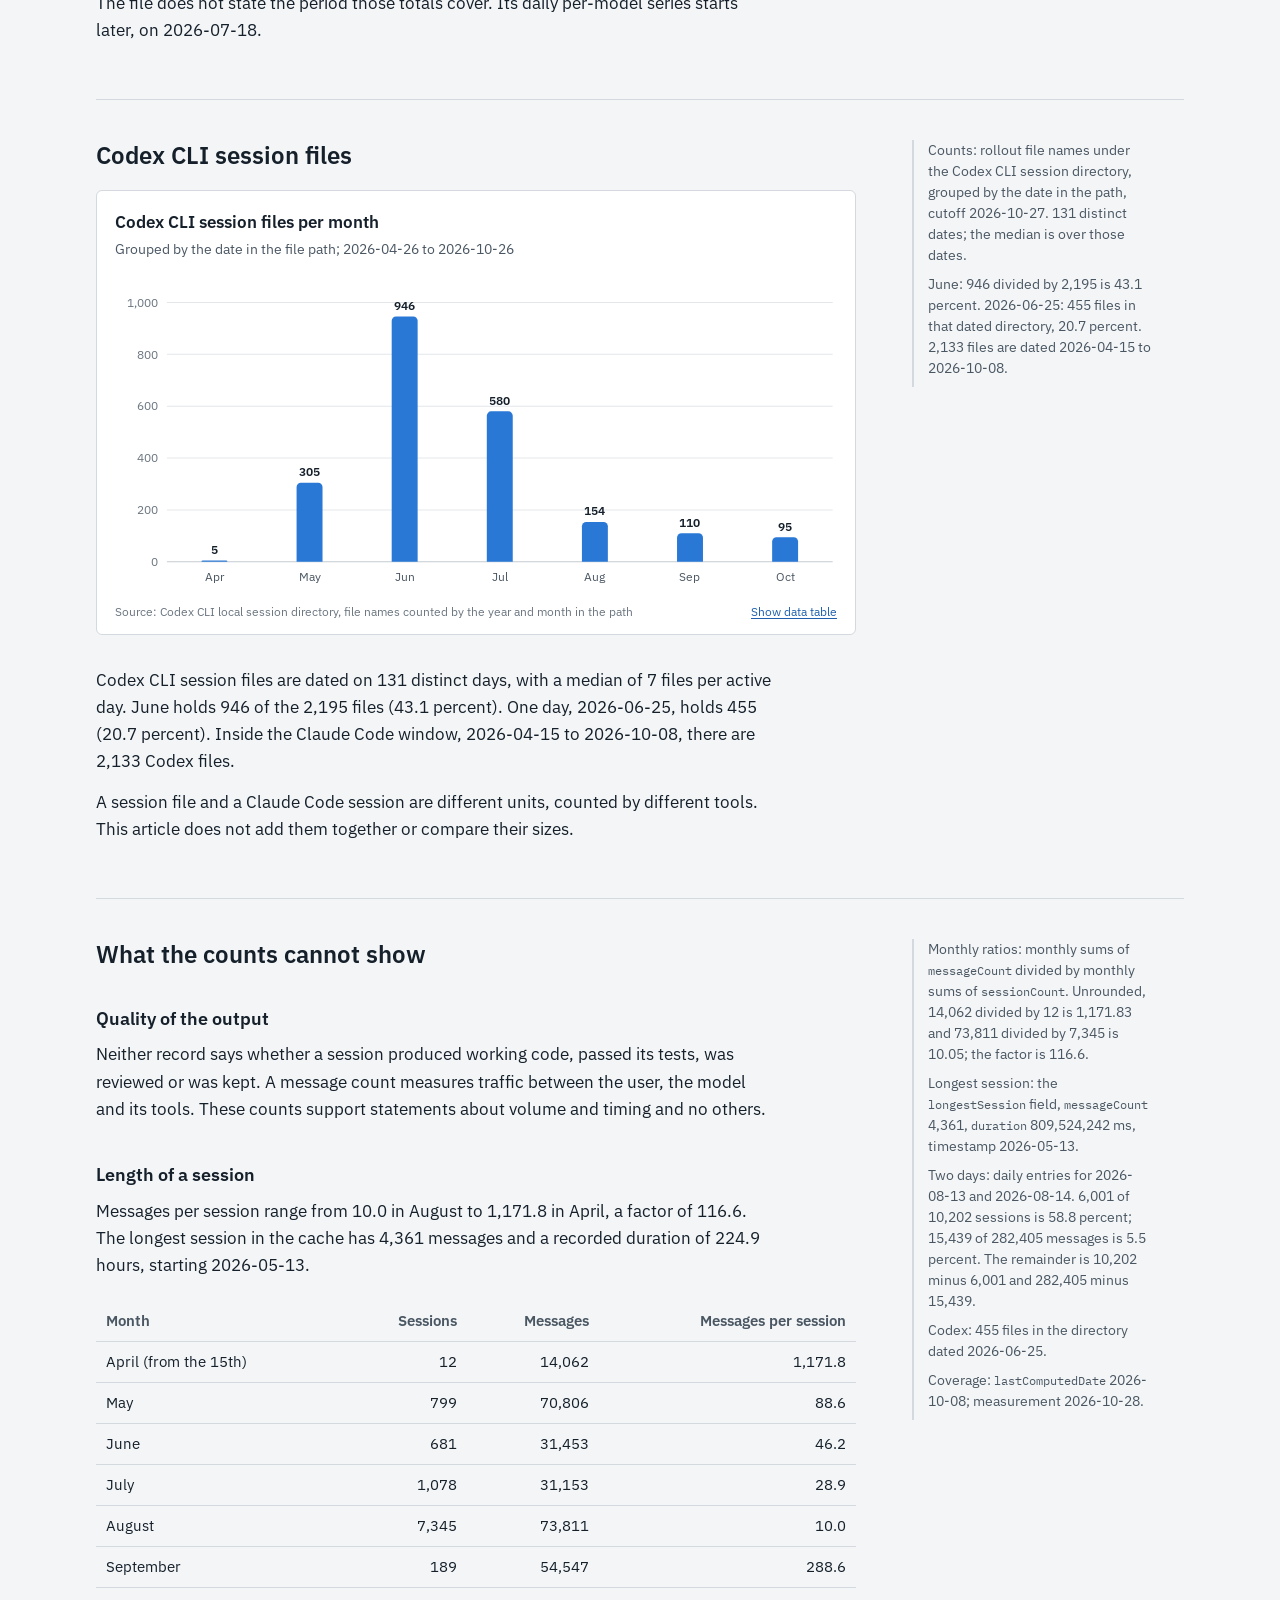
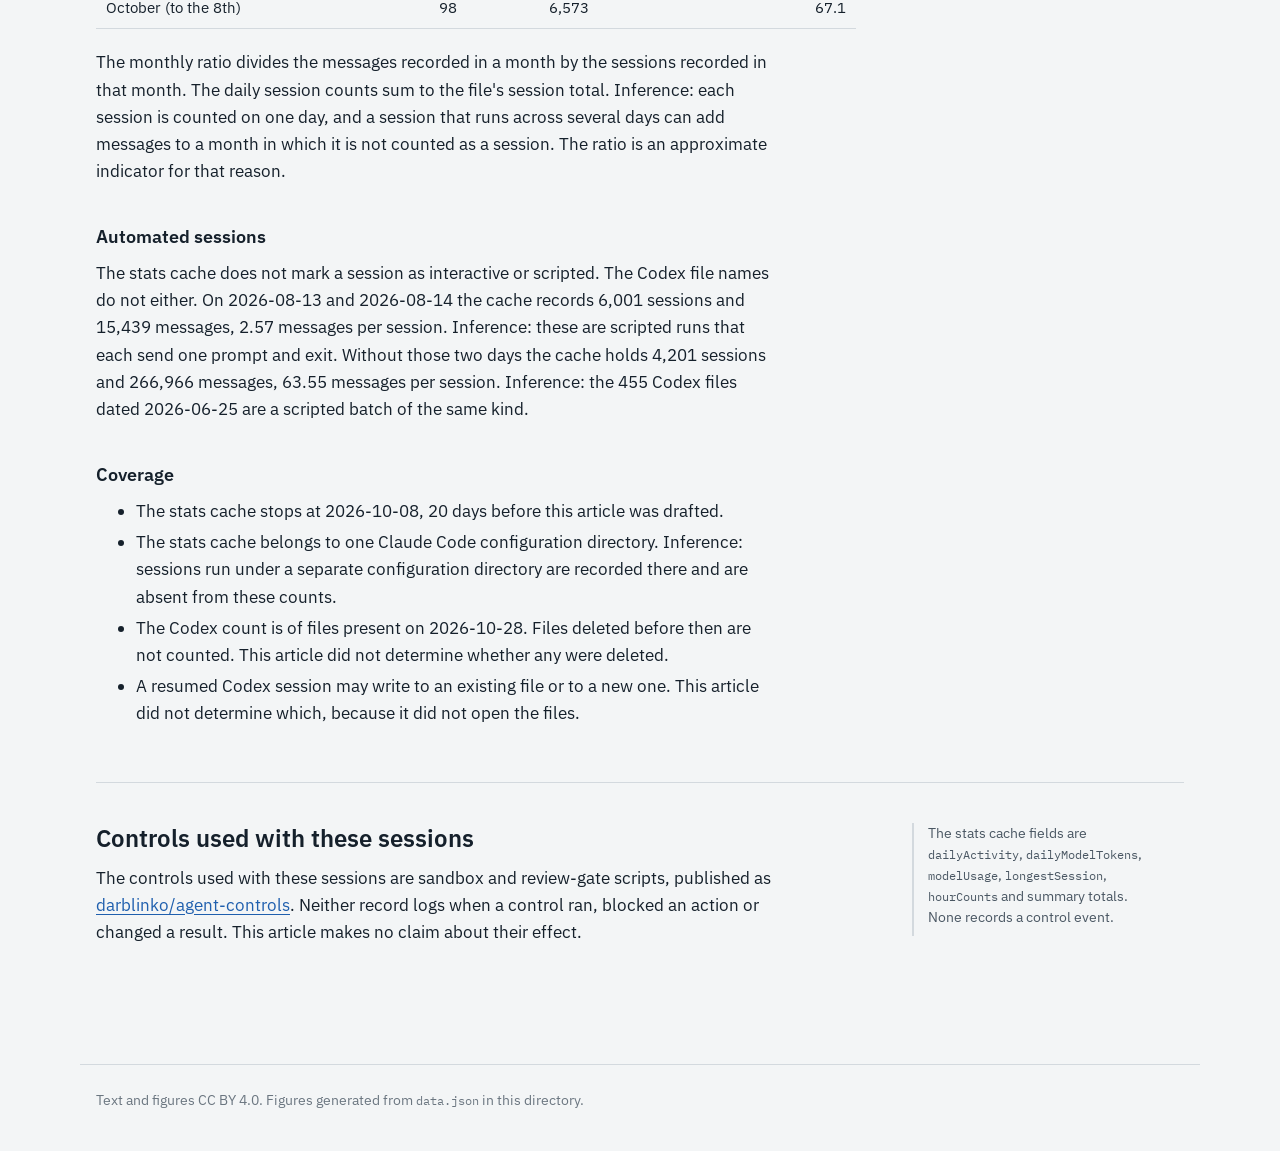
<file: writing/agent-session-counts/index.html>
<!doctype html>
<html lang="en">
<head>
  <meta charset="utf-8">
  <meta name="viewport" content="width=device-width, initial-scale=1">
  <title>Ten thousand coding-agent sessions: what the counts show</title>
  <meta name="description" content="Aggregate counts of Claude Code and Codex CLI use by one engineer from April to October 2026, and what those counts do not measure.">
  <link rel="icon" href="data:,">
  <link rel="preconnect" href="https://fonts.googleapis.com">
  <link rel="preconnect" href="https://fonts.gstatic.com" crossorigin>
  <link rel="stylesheet" href="https://fonts.googleapis.com/css2?family=IBM+Plex+Mono&family=IBM+Plex+Sans:wght@400;600&display=swap">
  <link rel="stylesheet" href="../../assets/site.css">
  <link rel="stylesheet" href="../../assets/pages.css">
</head>
<body>
  <header class="site-bar">
    <a href="../../">Mitchell Foutz</a>
    <a href="../../#writing">All writing</a>
  </header>

  <main class="article">
    <section class="intro">
      <h1>Ten thousand coding-agent sessions: what the counts show</h1>
      <p class="lede">From 2026-04-15 to 2026-10-08 the Claude Code local stats cache recorded 10,202 sessions and 282,405 messages. Codex CLI wrote 2,195 session files from 2026-04-26 to 2026-10-26. Two days in August hold 59 percent of the Claude Code sessions and 5.5 percent of its messages. The counts record volume and timing; none of them measures the quality of the work.</p>
      <dl class="record">
        <div><dt>Published</dt><dd>2026-10-28 (draft)</dd></div>
        <div><dt>Topic</dt><dd>Agent engineering</dd></div>
        <div><dt>Data</dt><dd>Claude Code stats cache, Codex session files</dd></div>
        <div><dt>Period</dt><dd>2026-04-15 to 2026-10-26</dd></div>
        <div><dt>Verification</dt><dd>Self-reported. The stats cache and the session files are local records that are not published, so the counts, medians and peaks on this page cannot be checked independently. data.json holds only the aggregates drawn in the charts.</dd></div>
      </dl>
    </section>

    <section>
      <h2>What was counted and how</h2>
      <p>Two local records were read. Each tool writes its own record on the machine where it runs.</p>
      <ul>
        <li>Claude Code keeps a stats cache file in its configuration directory. The file holds one entry per active day with three counts: sessions, messages and tool calls. It also holds per-model token totals and a few summary fields. It was last computed on 2026-10-08, so its daily entries run from 2026-04-15 to 2026-10-08.</li>
        <li>Codex CLI writes each session to a rollout file in a directory named by year, month and day. The files were counted by the date in that path, up to and including 2026-10-27, the last complete day before measurement. For every counted file the date in the file name matches the date in the path.</li>
      </ul>
      <p>Nothing else was read. No transcript, prompt or session file content was opened. The figures below are sums of the daily entries or of the file counts, grouped by 14-day period, by ISO week (Monday start) or by calendar month.</p>
      <p>The files define little. The stats cache does not state what it counts as a message or as a tool call, or whether a subagent run counts as a separate session. This article uses the counts as recorded.</p>
      <aside class="note">
        <p>Claude Code: 134 entries in the <code>dailyActivity</code> array of the stats cache, first 2026-04-15, last 2026-10-08. The <code>lastComputedDate</code> field is 2026-10-08.</p>
        <p>Codex CLI: 2,197 rollout files were present at measurement on 2026-10-28. Two are dated 2026-10-28 and fall after the cutoff, which leaves 2,195. Path date and file name date match for all 2,197.</p>
      </aside>
    </section>

    <section>
      <h2>Claude Code counts</h2>
      <figure class="chart" data-chart="totals"></figure>
      <p>Claude Code was active on 134 of the 177 calendar days from 2026-04-15 to 2026-10-08. On the median active day the cache recorded 7 sessions and 1,452 messages. Over the whole period there were 0.59 tool calls per message.</p>
      <figure class="chart" data-chart="cc-fortnight-messages"></figure>
      <p>Two-week message totals peak at 41,284 in the period starting 2026-05-25. Grouped by ISO week instead, the peak is 30,170, in the week starting 2026-08-10. The peak depends on the grouping. The highest single day is 2026-09-09, with 17,728 messages in 14 sessions. The cache has no entry for any day in the week starting 2026-06-15.</p>
      <figure class="chart" data-chart="cc-monthly-sessions"></figure>
      <p>Sessions and messages are distributed differently. August holds 7,345 of the 10,202 sessions (72.0 percent) and 26.1 percent of the messages. Most of the August sessions fall on two days: 2026-08-13 and 2026-08-14 record 6,001 sessions between them.</p>
      <p>The per-model totals list 12 model identifiers and 206,473,081 output tokens. The largest share belongs to <code>claude-opus-5</code>, with 75,499,452 output tokens (36.6 percent). The file does not state the period those totals cover. Its daily per-model series starts later, on 2026-07-18.</p>
      <aside class="note">
        <p>Totals: <code>sessionCount</code>, <code>messageCount</code> and <code>toolCallCount</code> summed over the 134 daily entries. The sums equal the file's <code>totalSessions</code> (10,202) and <code>totalMessages</code> (282,405) fields. The file has no total field for tool calls.</p>
        <p>Active days: 134 entries. 2026-04-15 to 2026-10-08 inclusive is 177 days. Medians are taken over the 134 entries. Tool calls per message: 167,392 divided by 282,405 is 0.593.</p>
        <p>Period figures: <code>messageCount</code> summed over 14-day periods from Monday 2026-04-13, and separately by ISO week. Peak day: the entry with the highest <code>messageCount</code>. No entry is dated 2026-06-15 to 2026-06-21.</p>
        <p>August: 7,345 of 10,202 sessions; 73,811 of 282,405 messages. Daily entries: 2026-08-13 has 2,599 sessions, 2026-08-14 has 3,402.</p>
        <p>Models: the 12 keys of <code>modelUsage</code>, <code>outputTokens</code> summed. <code>dailyModelTokens</code> has 71 entries, 2026-07-18 to 2026-10-08.</p>
      </aside>
    </section>

    <section>
      <h2>Codex CLI session files</h2>
      <figure class="chart" data-chart="codex-monthly-files"></figure>
      <p>Codex CLI session files are dated on 131 distinct days, with a median of 7 files per active day. June holds 946 of the 2,195 files (43.1 percent). One day, 2026-06-25, holds 455 (20.7 percent). Inside the Claude Code window, 2026-04-15 to 2026-10-08, there are 2,133 Codex files.</p>
      <p>A session file and a Claude Code session are different units, counted by different tools. This article does not add them together or compare their sizes.</p>
      <aside class="note">
        <p>Counts: rollout file names under the Codex CLI session directory, grouped by the date in the path, cutoff 2026-10-27. 131 distinct dates; the median is over those dates.</p>
        <p>June: 946 divided by 2,195 is 43.1 percent. 2026-06-25: 455 files in that dated directory, 20.7 percent. 2,133 files are dated 2026-04-15 to 2026-10-08.</p>
      </aside>
    </section>

    <section>
      <h2>What the counts cannot show</h2>
      <h3>Quality of the output</h3>
      <p>Neither record says whether a session produced working code, passed its tests, was reviewed or was kept. A message count measures traffic between the user, the model and its tools. These counts support statements about volume and timing and no others.</p>

      <h3>Length of a session</h3>
      <p>Messages per session range from 10.0 in August to 1,171.8 in April, a factor of 116.6. The longest session in the cache has 4,361 messages and a recorded duration of 224.9 hours, starting 2026-05-13.</p>
      <table>
        <thead>
          <tr><th>Month</th><th class="num">Sessions</th><th class="num">Messages</th><th class="num">Messages per session</th></tr>
        </thead>
        <tbody>
          <tr><td>April (from the 15th)</td><td class="num">12</td><td class="num">14,062</td><td class="num">1,171.8</td></tr>
          <tr><td>May</td><td class="num">799</td><td class="num">70,806</td><td class="num">88.6</td></tr>
          <tr><td>June</td><td class="num">681</td><td class="num">31,453</td><td class="num">46.2</td></tr>
          <tr><td>July</td><td class="num">1,078</td><td class="num">31,153</td><td class="num">28.9</td></tr>
          <tr><td>August</td><td class="num">7,345</td><td class="num">73,811</td><td class="num">10.0</td></tr>
          <tr><td>September</td><td class="num">189</td><td class="num">54,547</td><td class="num">288.6</td></tr>
          <tr><td>October (to the 8th)</td><td class="num">98</td><td class="num">6,573</td><td class="num">67.1</td></tr>
        </tbody>
      </table>
      <p>The monthly ratio divides the messages recorded in a month by the sessions recorded in that month. The daily session counts sum to the file's session total. Inference: each session is counted on one day, and a session that runs across several days can add messages to a month in which it is not counted as a session. The ratio is an approximate indicator for that reason.</p>

      <h3>Automated sessions</h3>
      <p>The stats cache does not mark a session as interactive or scripted. The Codex file names do not either. On 2026-08-13 and 2026-08-14 the cache records 6,001 sessions and 15,439 messages, 2.57 messages per session. Inference: these are scripted runs that each send one prompt and exit. Without those two days the cache holds 4,201 sessions and 266,966 messages, 63.55 messages per session. Inference: the 455 Codex files dated 2026-06-25 are a scripted batch of the same kind.</p>

      <h3>Coverage</h3>
      <ul>
        <li>The stats cache stops at 2026-10-08, 20 days before this article was drafted.</li>
        <li>The stats cache belongs to one Claude Code configuration directory. Inference: sessions run under a separate configuration directory are recorded there and are absent from these counts.</li>
        <li>The Codex count is of files present on 2026-10-28. Files deleted before then are not counted. This article did not determine whether any were deleted.</li>
        <li>A resumed Codex session may write to an existing file or to a new one. This article did not determine which, because it did not open the files.</li>
      </ul>
      <aside class="note">
        <p>Monthly ratios: monthly sums of <code>messageCount</code> divided by monthly sums of <code>sessionCount</code>. Unrounded, 14,062 divided by 12 is 1,171.83 and 73,811 divided by 7,345 is 10.05; the factor is 116.6.</p>
        <p>Longest session: the <code>longestSession</code> field, <code>messageCount</code> 4,361, <code>duration</code> 809,524,242 ms, timestamp 2026-05-13.</p>
        <p>Two days: daily entries for 2026-08-13 and 2026-08-14. 6,001 of 10,202 sessions is 58.8 percent; 15,439 of 282,405 messages is 5.5 percent. The remainder is 10,202 minus 6,001 and 282,405 minus 15,439.</p>
        <p>Codex: 455 files in the directory dated 2026-06-25.</p>
        <p>Coverage: <code>lastComputedDate</code> 2026-10-08; measurement 2026-10-28.</p>
      </aside>
    </section>

    <section>
      <h2>Controls used with these sessions</h2>
      <p>The controls used with these sessions are sandbox and review-gate scripts, published as <a href="https://github.com/darblinko/agent-controls">darblinko/agent-controls</a>. Neither record logs when a control ran, blocked an action or changed a result. This article makes no claim about their effect.</p>
      <aside class="note">
        <p>The stats cache fields are <code>dailyActivity</code>, <code>dailyModelTokens</code>, <code>modelUsage</code>, <code>longestSession</code>, <code>hourCounts</code> and summary totals. None records a control event.</p>
      </aside>
    </section>
  </main>

  <footer>
    Text and figures CC BY 4.0. Figures generated from <code>data.json</code> in this directory.
  </footer>

  <script src="../../assets/charts.js" defer></script>
</body>
</html>
</file>
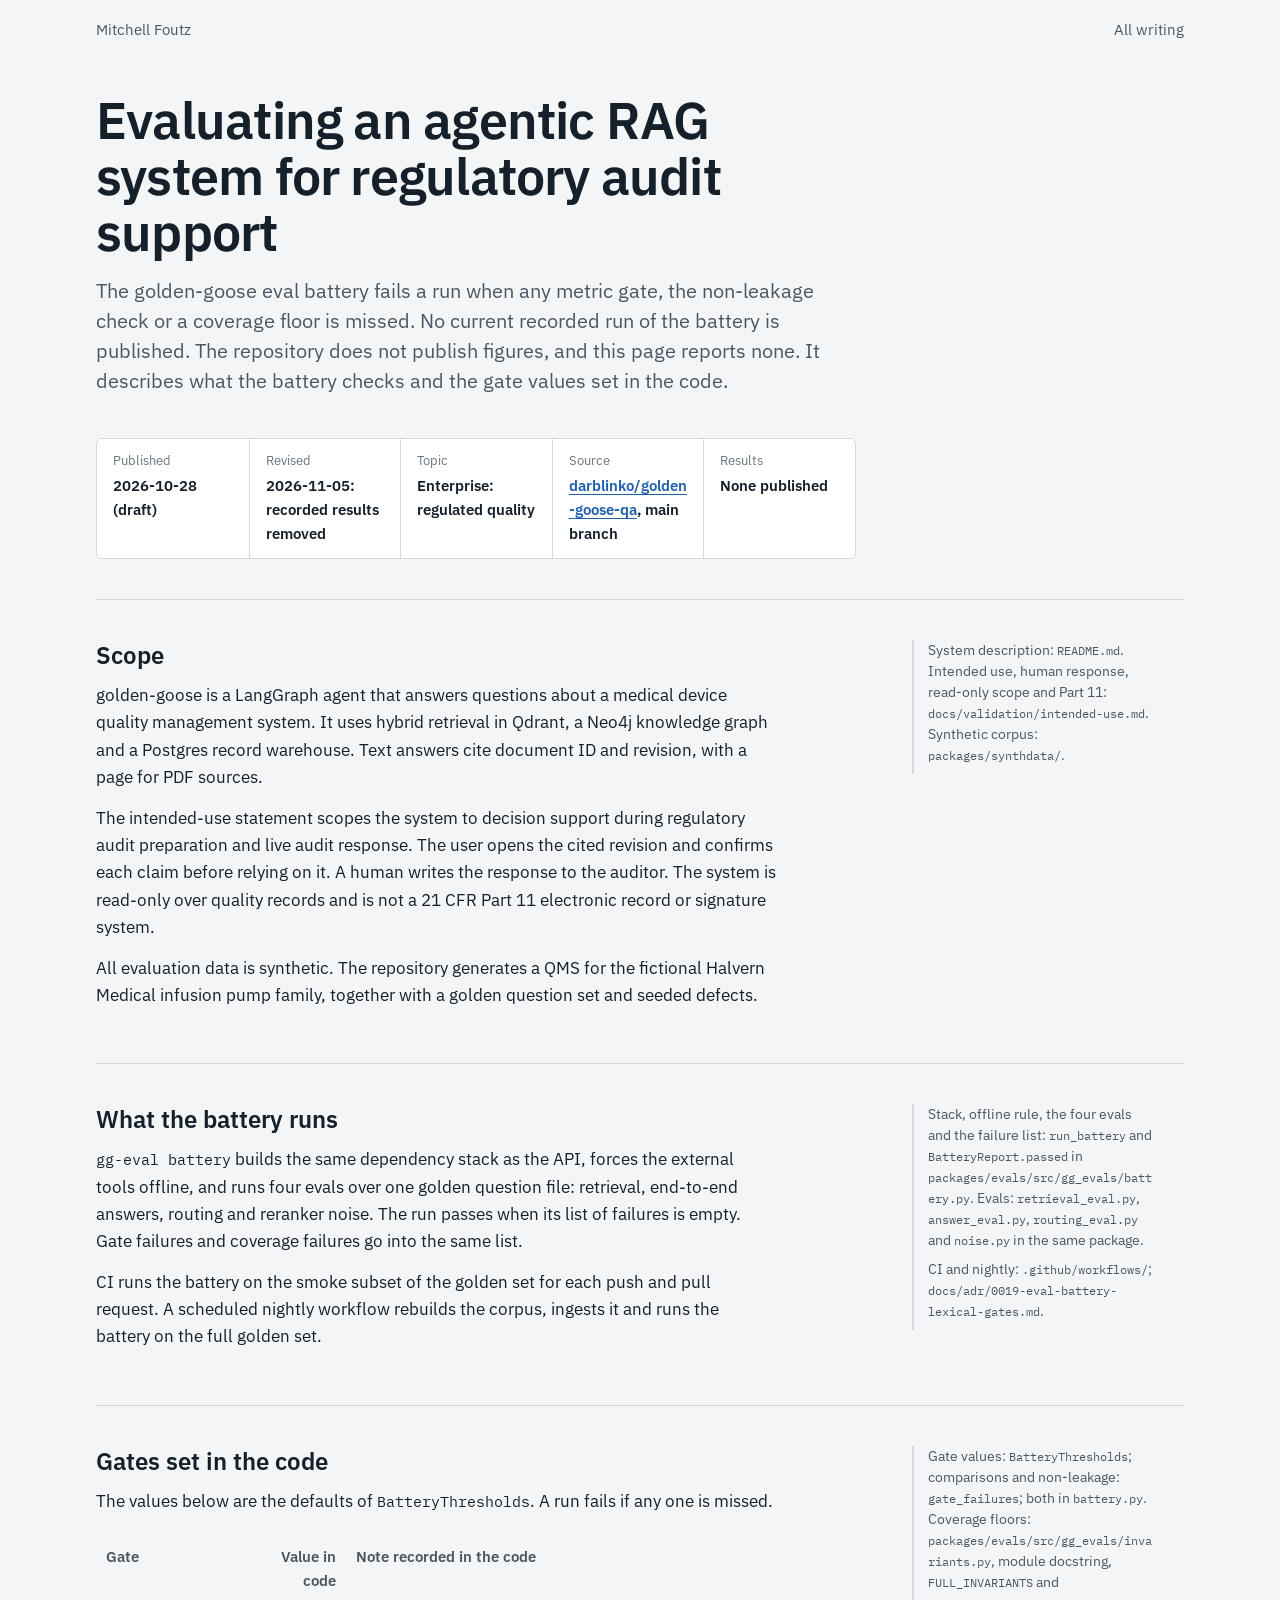
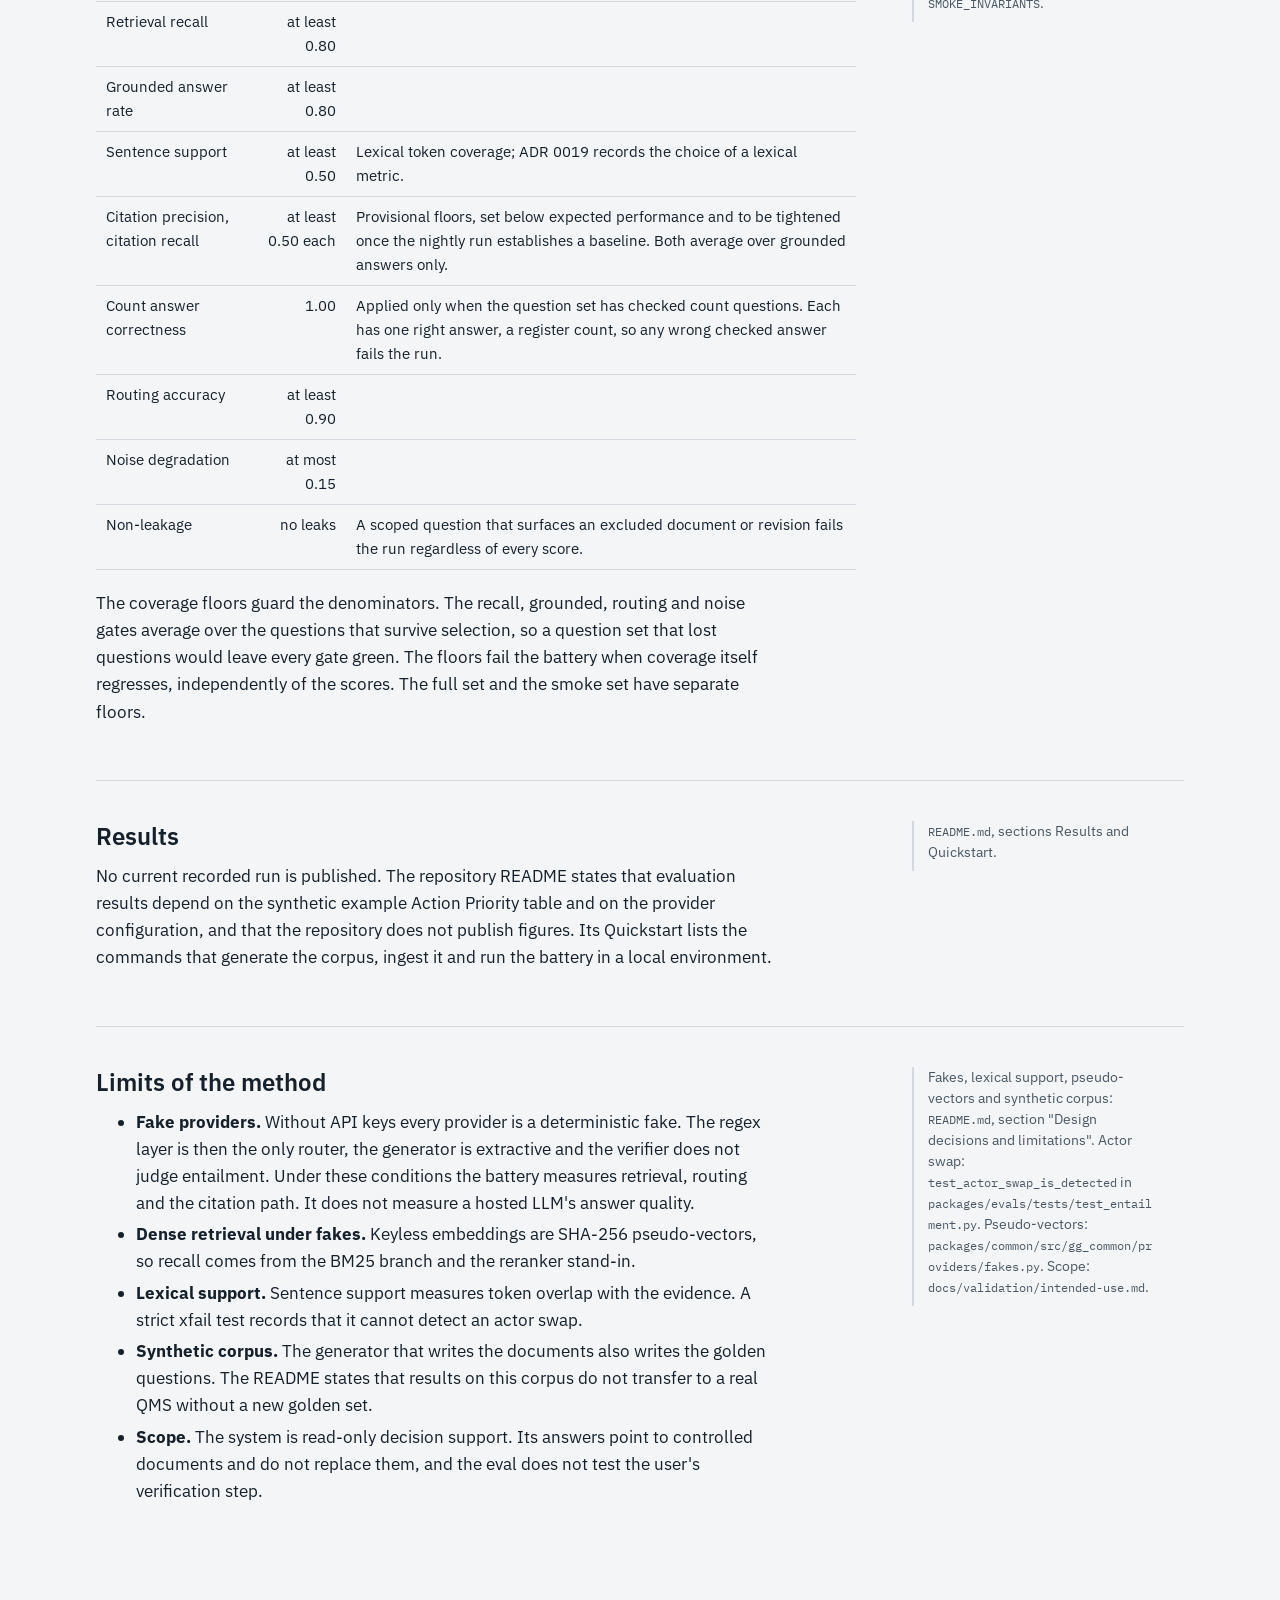
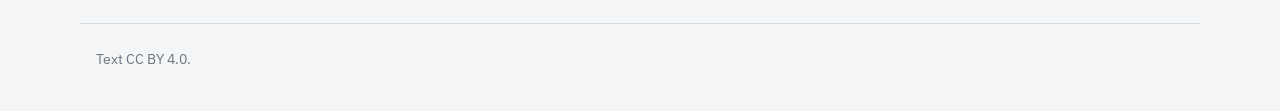
<file: writing/golden-goose-evals/index.html>
<!doctype html>
<html lang="en">
<head>
  <meta charset="utf-8">
  <meta name="viewport" content="width=device-width, initial-scale=1">
  <title>Evaluating an agentic RAG system for regulatory audit support</title>
  <meta name="description" content="What the golden-goose eval battery checks and how its gates are set in code. No current recorded run of the battery is published.">
  <link rel="icon" href="data:,">
  <link rel="preconnect" href="https://fonts.googleapis.com">
  <link rel="preconnect" href="https://fonts.gstatic.com" crossorigin>
  <link rel="stylesheet" href="https://fonts.googleapis.com/css2?family=IBM+Plex+Mono&family=IBM+Plex+Sans:wght@400;600&display=swap">
  <link rel="stylesheet" href="../../assets/site.css">
  <link rel="stylesheet" href="../../assets/pages.css">
</head>
<body>
  <header class="site-bar">
    <a href="../../">Mitchell Foutz</a>
    <a href="../../#writing">All writing</a>
  </header>

  <main class="article">
    <section class="intro">
      <h1>Evaluating an agentic RAG system for regulatory audit support</h1>
      <p class="lede">The golden-goose eval battery fails a run when any metric gate, the non-leakage check or a coverage floor is missed. No current recorded run of the battery is published. The repository does not publish figures, and this page reports none. It describes what the battery checks and the gate values set in the code.</p>
      <dl class="record">
        <div><dt>Published</dt><dd>2026-10-28 (draft)</dd></div>
        <div><dt>Revised</dt><dd>2026-11-05: recorded results removed</dd></div>
        <div><dt>Topic</dt><dd>Enterprise: regulated quality</dd></div>
        <div><dt>Source</dt><dd><a href="https://github.com/darblinko/golden-goose-qa">darblinko/golden-goose-qa</a>, main branch</dd></div>
        <div><dt>Results</dt><dd>None published</dd></div>
      </dl>
    </section>

    <section>
      <h2>Scope</h2>
      <p>golden-goose is a LangGraph agent that answers questions about a medical device quality management system. It uses hybrid retrieval in Qdrant, a Neo4j knowledge graph and a Postgres record warehouse. Text answers cite document ID and revision, with a page for PDF sources.</p>
      <p>The intended-use statement scopes the system to decision support during regulatory audit preparation and live audit response. The user opens the cited revision and confirms each claim before relying on it. A human writes the response to the auditor. The system is read-only over quality records and is not a 21 CFR Part 11 electronic record or signature system.</p>
      <p>All evaluation data is synthetic. The repository generates a QMS for the fictional Halvern Medical infusion pump family, together with a golden question set and seeded defects.</p>
      <aside class="note">
        <p>System description: <code>README.md</code>. Intended use, human response, read-only scope and Part 11: <code>docs/validation/intended-use.md</code>. Synthetic corpus: <code>packages/synthdata/</code>.</p>
      </aside>
    </section>

    <section>
      <h2>What the battery runs</h2>
      <p><code>gg-eval battery</code> builds the same dependency stack as the API, forces the external tools offline, and runs four evals over one golden question file: retrieval, end-to-end answers, routing and reranker noise. The run passes when its list of failures is empty. Gate failures and coverage failures go into the same list.</p>
      <p>CI runs the battery on the smoke subset of the golden set for each push and pull request. A scheduled nightly workflow rebuilds the corpus, ingests it and runs the battery on the full golden set.</p>
      <aside class="note">
        <p>Stack, offline rule, the four evals and the failure list: <code>run_battery</code> and <code>BatteryReport.passed</code> in <code>packages/evals/src/gg_evals/battery.py</code>. Evals: <code>retrieval_eval.py</code>, <code>answer_eval.py</code>, <code>routing_eval.py</code> and <code>noise.py</code> in the same package.</p>
        <p>CI and nightly: <code>.github/workflows/</code>; <code>docs/adr/0019-eval-battery-lexical-gates.md</code>.</p>
      </aside>
    </section>

    <section>
      <h2>Gates set in the code</h2>
      <p>The values below are the defaults of <code>BatteryThresholds</code>. A run fails if any one is missed.</p>
      <div class="table-wrap wide"><table>
        <thead>
          <tr><th>Gate</th><th class="num">Value in code</th><th>Note recorded in the code</th></tr>
        </thead>
        <tbody>
          <tr><td>Retrieval recall</td><td class="num">at least 0.80</td><td></td></tr>
          <tr><td>Grounded answer rate</td><td class="num">at least 0.80</td><td></td></tr>
          <tr><td>Sentence support</td><td class="num">at least 0.50</td><td>Lexical token coverage; ADR 0019 records the choice of a lexical metric.</td></tr>
          <tr><td>Citation precision, citation recall</td><td class="num">at least 0.50 each</td><td>Provisional floors, set below expected performance and to be tightened once the nightly run establishes a baseline. Both average over grounded answers only.</td></tr>
          <tr><td>Count answer correctness</td><td class="num">1.00</td><td>Applied only when the question set has checked count questions. Each has one right answer, a register count, so any wrong checked answer fails the run.</td></tr>
          <tr><td>Routing accuracy</td><td class="num">at least 0.90</td><td></td></tr>
          <tr><td>Noise degradation</td><td class="num">at most 0.15</td><td></td></tr>
          <tr><td>Non-leakage</td><td class="num">no leaks</td><td>A scoped question that surfaces an excluded document or revision fails the run regardless of every score.</td></tr>
        </tbody>
      </table></div>
      <p>The coverage floors guard the denominators. The recall, grounded, routing and noise gates average over the questions that survive selection, so a question set that lost questions would leave every gate green. The floors fail the battery when coverage itself regresses, independently of the scores. The full set and the smoke set have separate floors.</p>
      <aside class="note">
        <p>Gate values: <code>BatteryThresholds</code>; comparisons and non-leakage: <code>gate_failures</code>; both in <code>battery.py</code>. Coverage floors: <code>packages/evals/src/gg_evals/invariants.py</code>, module docstring, <code>FULL_INVARIANTS</code> and <code>SMOKE_INVARIANTS</code>.</p>
      </aside>
    </section>

    <section>
      <h2>Results</h2>
      <p>No current recorded run is published. The repository README states that evaluation results depend on the synthetic example Action Priority table and on the provider configuration, and that the repository does not publish figures. Its Quickstart lists the commands that generate the corpus, ingest it and run the battery in a local environment.</p>
      <aside class="note">
        <p><code>README.md</code>, sections Results and Quickstart.</p>
      </aside>
    </section>

    <section>
      <h2>Limits of the method</h2>
      <ul>
        <li><strong>Fake providers.</strong> Without API keys every provider is a deterministic fake. The regex layer is then the only router, the generator is extractive and the verifier does not judge entailment. Under these conditions the battery measures retrieval, routing and the citation path. It does not measure a hosted LLM's answer quality.</li>
        <li><strong>Dense retrieval under fakes.</strong> Keyless embeddings are SHA-256 pseudo-vectors, so recall comes from the BM25 branch and the reranker stand-in.</li>
        <li><strong>Lexical support.</strong> Sentence support measures token overlap with the evidence. A strict xfail test records that it cannot detect an actor swap.</li>
        <li><strong>Synthetic corpus.</strong> The generator that writes the documents also writes the golden questions. The README states that results on this corpus do not transfer to a real QMS without a new golden set.</li>
        <li><strong>Scope.</strong> The system is read-only decision support. Its answers point to controlled documents and do not replace them, and the eval does not test the user's verification step.</li>
      </ul>
      <aside class="note">
        <p>Fakes, lexical support, pseudo-vectors and synthetic corpus: <code>README.md</code>, section "Design decisions and limitations". Actor swap: <code>test_actor_swap_is_detected</code> in <code>packages/evals/tests/test_entailment.py</code>. Pseudo-vectors: <code>packages/common/src/gg_common/providers/fakes.py</code>. Scope: <code>docs/validation/intended-use.md</code>.</p>
      </aside>
    </section>
  </main>

  <footer>
    Text CC BY 4.0.
  </footer>
</body>
</html>
</file>
<file: assets/home.css>
:root {
  color-scheme: light dark;
  --bg: #f5f4ef; --surface: #ffffff; --ink: #182326;
  --muted: #52605e; --accent: #075e52; --line: #a0afa6;
  --button-ink: #ffffff; --tint: #e5eee8;
}
@media (prefers-color-scheme: dark) {
  :root {
    --bg: #101918; --surface: #172523; --ink: #eff5f1;
    --muted: #b0c1b9; --accent: #8be0c0; --line: #53675d;
    --button-ink: #0a2017; --tint: #20362e;
  }
}
* { box-sizing: border-box; }
html { scroll-padding-top: 1.5rem; }
body {
  margin: 0; background: var(--bg); color: var(--ink);
  font-family: "IBM Plex Sans", sans-serif; font-size: 1rem; line-height: 1.65;
}
a { color: var(--accent); text-underline-offset: .22em; text-decoration-thickness: .08em; }
a:hover { text-decoration-thickness: .16em; }
a:focus-visible { outline: 3px solid var(--accent); outline-offset: 5px; border-radius: 2px; }
p, h1, h2, h3, dl, dd, figure { margin: 0; }
p + p { margin-top: .8rem; }
h1, h2, h3 { font-weight: 500; text-wrap: balance; }
h1 { font-size: clamp(2.35rem, 5.7vw, 4.6rem); line-height: 1.06; letter-spacing: -.045em; max-width: 18ch; }
h2 { font-size: clamp(1.75rem, 3.1vw, 2.55rem); line-height: 1.15; letter-spacing: -.025em; }
h3 { font-size: 1.3rem; line-height: 1.3; }
a, p, h1, h2, h3, dt, dd { overflow-wrap: anywhere; }
.wrap { width: min(72rem, calc(100% - 3rem)); margin-inline: auto; }
.skip { position: absolute; top: .8rem; left: 1rem; z-index: 10; padding: .75rem 1rem; background: var(--surface); transform: translateY(-200%); }
.skip:focus { transform: none; }
.site-header { display: flex; align-items: center; justify-content: space-between; flex-wrap: wrap; gap: .8rem 2rem; padding-block: 1.3rem; border-bottom: 1px solid var(--line); }
.brand { font-weight: 600; color: var(--ink); text-decoration: none; font-size: 1.1rem; }
nav ul { display: flex; flex-wrap: wrap; gap: .2rem 1.2rem; margin: 0; padding: 0; list-style: none; }
nav a { display: inline-flex; align-items: center; min-height: 44px; color: var(--ink); }
.eyebrow { font-family: "IBM Plex Mono", monospace; font-size: .78rem; line-height: 1.6; letter-spacing: .06em; text-transform: uppercase; color: var(--accent); }
.hero { display: grid; grid-template-columns: minmax(0, 1.7fr) minmax(0, 1fr); gap: 3rem; align-items: end; padding-block: 4.5rem; }
.hero h1 { margin-block: 1rem 1.4rem; }
.intro { max-width: 62ch; font-size: 1.12rem; }
.meta { margin-top: 1.2rem; color: var(--muted); }
.actions { display: flex; flex-wrap: wrap; gap: .75rem; margin-top: 1.6rem; }
.button { display: inline-flex; align-items: center; justify-content: center; min-height: 46px; padding: .65rem 1.1rem; border: 1px solid var(--accent); border-radius: 3px; font-weight: 500; text-decoration: none; }
.button.primary { background: var(--accent); color: var(--button-ink); }
.button:hover { text-decoration: underline; }
.snapshot { border-top: 3px solid var(--accent); padding: 1.5rem; background: var(--tint); }
.snapshot > div + div { margin-top: 1.5rem; padding-top: 1.5rem; border-top: 1px solid var(--line); }
.snapshot dt { font-size: .9rem; color: var(--muted); }
.snapshot dd { margin-top: .2rem; font-size: 2.7rem; line-height: 1.2; letter-spacing: -.04em; }
.snapshot dd span { display: block; margin-top: .5rem; font-size: .95rem; line-height: 1.5; letter-spacing: normal; }
.section { padding-block: 3.5rem; border-top: 1px solid var(--line); }
.section-head { max-width: 48rem; margin-bottom: 2rem; }
.section-head h2 { margin-block: .55rem .8rem; }
.section-head > p:last-child { color: var(--muted); }
.delivery { display: grid; grid-template-columns: minmax(0, .8fr) minmax(0, 1.6fr); gap: 1rem 3rem; padding-block: 1.7rem; border-top: 1px solid var(--line); }
.delivery h3 { margin-top: .5rem; }
.note { font-size: .9rem; color: var(--muted); }
.work-note { margin-top: 1.2rem; }
.figure img { display: block; width: 100%; height: auto; border: 1px solid var(--line); border-radius: 4px; }
.figure video { display: block; width: 100%; height: auto; aspect-ratio: 16 / 9; background: var(--bg); border: 1px solid var(--line); border-radius: 4px; }
.figure figcaption { margin-top: .45rem; font-size: .85rem; color: var(--muted); }
.proof-grid { display: grid; gap: 1rem; }
.proof { min-width: 0; display: grid; grid-template-columns: minmax(0, 1fr) minmax(0, 1.55fr); gap: 1.5rem 2.5rem; padding: 1.5rem; background: var(--surface); border: 1px solid var(--line); border-radius: 4px; }
.proof-text { min-width: 0; display: flex; flex-direction: column; }
.proof-media { min-width: 0; display: grid; gap: 1rem; align-self: start; }
.proof h3 { margin-block: .55rem .9rem; font-family: "IBM Plex Mono", monospace; font-size: 1.15rem; }
.proof .evidence { margin-block: 1rem; padding-top: 1rem; border-top: 1px solid var(--line); }
.links { display: flex; flex-wrap: wrap; gap: .25rem 1.1rem; }
.links a { display: inline-flex; align-items: center; min-height: 44px; }
.proof .links { margin-top: auto; }
.subhead { margin-top: 2.5rem; }
.more-work { display: grid; grid-template-columns: repeat(2, minmax(0, 1fr)); gap: 0 2.5rem; list-style: none; padding: 0; margin: 1rem 0 0; }
.more-work li { min-width: 0; padding-block: 1.25rem; border-top: 1px solid var(--line); }
.more-work .figure { margin-bottom: .9rem; }
.more-work strong { font-family: "IBM Plex Mono", monospace; font-size: .95rem; font-weight: 500; }
.more-work p { margin-top: .3rem; color: var(--muted); }
.timeline { list-style: none; margin: 0; padding: 0; }
.timeline li { display: grid; grid-template-columns: minmax(0, .65fr) minmax(0, 2fr); gap: .5rem 2rem; padding-block: 1.4rem; border-top: 1px solid var(--line); }
.period { color: var(--muted); font-family: "IBM Plex Mono", monospace; font-size: .85rem; }
.timeline h3 { font-size: 1.15rem; margin-bottom: .25rem; }
.timeline p { margin-top: .4rem; }
.credentials { margin-top: 1.6rem; padding: 1.5rem; background: var(--tint); }
.credentials p + p { margin-top: .6rem; }
.writing-list { list-style: none; margin: 0; padding: 0; }
.writing-list li { display: grid; grid-template-columns: 4rem minmax(0, 1fr); align-items: baseline; gap: .7rem; border-top: 1px solid var(--line); padding-block: 1rem; }
.writing-list a { display: inline-block; padding-block: .3rem; font-size: 1.1rem; }
.draft { font-family: "IBM Plex Mono", monospace; font-size: .76rem; color: var(--muted); }
.contact { display: grid; grid-template-columns: minmax(0, 1fr) minmax(0, 1fr); gap: 1.5rem 3rem; }
.contact h2 { margin-top: .55rem; }
.contact .links { margin-top: 1rem; }
footer { display: flex; justify-content: space-between; flex-wrap: wrap; gap: .5rem 2rem; padding-block: 1.5rem 2rem; border-top: 1px solid var(--line); font-size: .85rem; color: var(--muted); }
@media (max-width: 60rem) { .proof { grid-template-columns: minmax(0, 1fr); } }
@media (max-width: 48rem) {
  .wrap { width: calc(100% - 2rem); }
  .hero, .delivery, .contact { grid-template-columns: minmax(0, 1fr); }
  .hero { gap: 2rem; padding-block: 3rem; }
  .section { padding-block: 2.5rem; }
  .proof { padding: 1.1rem; }
  .more-work { grid-template-columns: minmax(0, 1fr); }
  .timeline li { grid-template-columns: minmax(0, 1fr); }
}
@media print {
  :root { --bg: #fff; --surface: #fff; --ink: #000; --muted: #333; --accent: #000; --line: #aaa; --button-ink: #fff; --tint: #fff; }
  .wrap { width: 100%; }
  .skip, nav { display: none; }
  .hero, .section { padding-block: 1.5rem; }
  .hero, .proof-grid, .proof, .delivery, .contact { display: block; }
  .snapshot, .proof, .proof-media { margin-top: 1rem; }
  .figure video { display: none; }
  article, .timeline li, .more-work li { break-inside: avoid; }
}
</file>
<file: assets/site.css>
/* Shared project page styles. Layout: one reading column plus a margin column for
   provenance notes; the record block at the top identifies what was measured and when. */

:root {
  color-scheme: light;
  --page: #f3f5f6;
  --surface: #ffffff;
  --ink: #15202b;
  --ink-2: #4a5763;
  --muted: #6b7680;
  --rule: #d3d9de;
  --accent: #1f5fae;
  --accent-wash: #e6eef8;
  --grid: #e3e7ea;
  --axis: #c3cbd1;
  --series-1: #2a78d6;
  --series-2: #eb6834;
  --series-3: #1baf7a;
  --series-4: #eda100;
  --good: #0ca30c;
  --critical: #d03b3b;
  --sans: "IBM Plex Sans", system-ui, -apple-system, "Segoe UI", sans-serif;
  --mono: "IBM Plex Mono", ui-monospace, "SFMono-Regular", Menlo, monospace;
}

@media (prefers-color-scheme: dark) {
  :root:where(:not([data-theme="light"])) {
    color-scheme: dark;
    --page: #0f1418;
    --surface: #151b21;
    --ink: #e5e9ec;
    --ink-2: #a3aeb8;
    --muted: #87929c;
    --rule: #2a333b;
    --accent: #7fb0ee;
    --accent-wash: #1b2a3a;
    --grid: #232b32;
    --axis: #38424b;
    --series-1: #3987e5;
    --series-2: #d95926;
    --series-3: #199e70;
    --series-4: #c98500;
  }
}

:root[data-theme="dark"] {
  color-scheme: dark;
  --page: #0f1418;
  --surface: #151b21;
  --ink: #e5e9ec;
  --ink-2: #a3aeb8;
  --muted: #87929c;
  --rule: #2a333b;
  --accent: #7fb0ee;
  --accent-wash: #1b2a3a;
  --grid: #232b32;
  --axis: #38424b;
  --series-1: #3987e5;
  --series-2: #d95926;
  --series-3: #199e70;
  --series-4: #c98500;
}

*, *::before, *::after { box-sizing: border-box; }

html { -webkit-text-size-adjust: 100%; }

body {
  margin: 0;
  background: var(--page);
  color: var(--ink);
  font: 400 17px/1.6 var(--sans);
}

a { color: var(--accent); text-underline-offset: 0.18em; }
a:focus-visible, button:focus-visible, [tabindex]:focus-visible {
  outline: 2px solid var(--accent);
  outline-offset: 2px;
}

code, pre { font-family: var(--mono); font-size: 0.86em; }
:not(pre) > code { overflow-wrap: anywhere; }

.site-bar {
  display: flex;
  justify-content: space-between;
  gap: 16px;
  max-width: 1120px;
  margin: 0 auto;
  padding: 18px 16px;
  font-size: 15px;
}
.site-bar a { color: var(--ink-2); text-decoration: none; }
.site-bar a:hover { color: var(--accent); text-decoration: underline; }

main {
  max-width: 1120px;
  margin: 0 auto;
  padding: 0 16px 64px;
}

/* Each section: heading and body in the reading column, notes in the margin column. */
section {
  display: grid;
  grid-template-columns: minmax(0, 760px) minmax(0, 240px);
  column-gap: 56px;
  padding: 40px 0;
  border-top: 1px solid var(--rule);
}
section > * { grid-column: 1; }
section > .note { grid-column: 2; grid-row: 1 / span 20; align-self: start; }

.intro { border-top: 0; padding-top: 32px; }

h1 {
  margin: 0 0 16px;
  font-size: clamp(34px, 5vw, 52px);
  line-height: 1.08;
  font-weight: 600;
  letter-spacing: -0.015em;
}
h2 { margin: 0 0 12px; font-size: 24px; line-height: 1.25; font-weight: 600; }
h3 { margin: 24px 0 8px; font-size: 18px; font-weight: 600; }
p, ul, ol { margin: 0 0 14px; max-width: 68ch; }
li + li { margin-top: 4px; }

.lede { font-size: 20px; line-height: 1.5; color: var(--ink-2); max-width: 60ch; }

/* The record block: what was measured, at which revision, on which date. */
.record {
  display: grid;
  grid-template-columns: repeat(auto-fit, minmax(150px, 1fr));
  margin: 28px 0 0;
  border: 1px solid var(--rule);
  border-radius: 6px;
  background: var(--surface);
}
.record > div { padding: 12px 16px; border-left: 1px solid var(--rule); }
.record > div:first-child { border-left: 0; }
.record dt { font-size: 13px; color: var(--muted); }
.record dd { margin: 2px 0 0; font-size: 15px; font-weight: 600; overflow-wrap: anywhere; }

.note {
  font-size: 14px;
  line-height: 1.5;
  color: var(--ink-2);
  border-left: 2px solid var(--rule);
  padding-left: 14px;
}
.note p { margin-bottom: 8px; }

pre {
  margin: 0 0 16px;
  padding: 14px 16px;
  overflow-x: auto;
  background: var(--surface);
  border: 1px solid var(--rule);
  border-radius: 6px;
  line-height: 1.5;
}

.steps { padding-left: 1.4em; }
.steps li::marker { color: var(--muted); font-weight: 600; }

.mermaid {
  background: var(--surface);
  border: 1px solid var(--rule);
  border-radius: 6px;
  padding: 16px;
  text-align: center;
  font-family: var(--sans);
  overflow-x: auto;
}

/* Charts */
.chart {
  position: relative;
  margin: 8px 0 32px;
  padding: 18px 18px 12px;
  background: var(--surface);
  border: 1px solid var(--rule);
  border-radius: 6px;
}
.chart-title { margin: 0; font-size: 17px; font-weight: 600; }
.chart-subtitle { margin: 2px 0 0; font-size: 14px; color: var(--ink-2); }
.chart svg { display: block; width: 100%; height: auto; margin-top: 10px; overflow: visible; }
.chart svg text { font-family: var(--sans); }
.chart-legend { display: flex; flex-wrap: wrap; gap: 6px 18px; margin: 10px 0 0; padding: 0; list-style: none; font-size: 13px; color: var(--ink-2); }
.chart-legend li { display: flex; align-items: center; gap: 6px; margin: 0; }
.chart-legend .key { display: inline-block; width: 12px; height: 12px; border-radius: 2px; }
.chart-legend .key.line { height: 2px; width: 14px; border-radius: 1px; }
.chart-foot { display: flex; flex-wrap: wrap; justify-content: space-between; gap: 8px; margin-top: 8px; font-size: 12px; color: var(--muted); }
.chart-foot button {
  font: inherit;
  color: var(--accent);
  background: none;
  border: 0;
  padding: 0;
  cursor: pointer;
  text-decoration: underline;
  text-underline-offset: 0.18em;
}
.chart table { width: 100%; margin-top: 10px; border-collapse: collapse; font-size: 14px; }
.chart th, .chart td { padding: 6px 8px; border-bottom: 1px solid var(--rule); text-align: left; }
.chart td.num, .chart th.num { text-align: right; font-variant-numeric: tabular-nums; }
.chart .hit { fill: transparent; cursor: default; }
.chart .mark-hover { filter: brightness(1.12); }

.tooltip {
  position: absolute;
  z-index: 2;
  pointer-events: none;
  min-width: 120px;
  padding: 8px 10px;
  background: var(--surface);
  color: var(--ink);
  border: 1px solid var(--rule);
  border-radius: 6px;
  box-shadow: 0 4px 14px rgba(15, 20, 24, 0.12);
  font-size: 13px;
  line-height: 1.4;
}
.tooltip[hidden] { display: none; }
.tooltip .tt-head { color: var(--ink-2); margin-bottom: 4px; }
.tooltip .tt-row { display: flex; align-items: center; gap: 8px; }
.tooltip .tt-row strong { font-weight: 600; font-variant-numeric: tabular-nums; }
.tooltip .tt-key { width: 12px; height: 2px; border-radius: 1px; }

.stat-row { display: grid; grid-template-columns: repeat(auto-fit, minmax(150px, 1fr)); gap: 16px; margin-top: 12px; }
.stat { border-left: 2px solid var(--axis); padding-left: 14px; }
.stat-value { font-size: clamp(26px, 7vw, 34px); line-height: 1.1; font-weight: 600; white-space: nowrap; }
.stat-label { font-size: 14px; color: var(--ink-2); }
.stat-note { font-size: 12px; color: var(--muted); }

footer {
  max-width: 1120px;
  margin: 0 auto;
  padding: 24px 16px 40px;
  border-top: 1px solid var(--rule);
  font-size: 14px;
  color: var(--muted);
}

@media (max-width: 900px) {
  section { grid-template-columns: minmax(0, 1fr); }
  section > .note { grid-column: 1; grid-row: auto; margin-top: 8px; }
  .record > div { border-left: 0; border-top: 1px solid var(--rule); }
  .record > div:first-child { border-top: 0; }
}

/* Wide diagrams scroll inside their box on phones instead of shrinking below legible size. */
@media (max-width: 600px) {
  .mermaid svg { min-width: 520px; }
}

@media (prefers-reduced-motion: reduce) {
  * { transition: none !important; animation: none !important; }
}
</file>
<file: assets/pages.css>
/* Additions for the CV page and write-ups. Loaded after site.css; uses its tokens. */

main table {
  width: 100%;
  margin: 8px 0 20px;
  border-collapse: collapse;
  font-size: 15px;
}
main th, main td {
  padding: 8px 10px;
  border-bottom: 1px solid var(--rule);
  text-align: left;
  vertical-align: top;
}
main th { font-weight: 600; color: var(--ink-2); }
main td.num, main th.num { text-align: right; font-variant-numeric: tabular-nums; }

/* Write-ups: long-form prose in the reading column. */
.article p, .article li { max-width: 68ch; }
.article blockquote {
  margin: 0 0 16px;
  padding: 4px 0 4px 16px;
  border-left: 2px solid var(--accent);
  color: var(--ink-2);
}
.article figure.code { margin: 0 0 16px; }
.article figcaption { font-size: 13px; color: var(--muted); margin-top: -8px; margin-bottom: 16px; }

.table-wrap { max-width: 100%; overflow-x: auto; margin: 8px 0 20px; }
.table-wrap table { margin: 0; }
.table-wrap.wide table { min-width: 560px; }
/* A diagram narrower than a phone column keeps its natural width instead of the 520px scroll floor in site.css. */
@media (max-width: 600px) { .mermaid.narrow svg { min-width: 0; } }

.site-links { display: flex; gap: 20px; }

/* CV page */
.role { margin: 0 0 28px; }
.role-head { display: flex; flex-wrap: wrap; justify-content: space-between; align-items: baseline; column-gap: 16px; }
.role-head h3 { margin: 0; }
.role-head .when { color: var(--muted); font-size: 14px; font-variant-numeric: tabular-nums; white-space: nowrap; }
.role .context { color: var(--ink-2); font-size: 15px; margin: 2px 0 8px; }
.history td:first-child { width: 170px; color: var(--ink-2); font-size: 15px; }

@media (max-width: 600px) {
  .history tr { display: block; padding: 10px 0; border-bottom: 1px solid var(--rule); }
  .history td { display: block; width: auto; padding: 0; border-bottom: 0; }
}

@media (max-width: 600px) { body.cv .record { grid-template-columns: minmax(0, 1fr); } }

/* Printing the CV gives a plain document: no site chrome, no margin column, contact details on one line. */
@media print {
  body.cv { background: #fff; color: #000; font-size: 10pt; line-height: 1.4; }
  body.cv .site-bar, body.cv footer, body.cv .note { display: none; }
  body.cv main { max-width: none; padding: 0; }
  body.cv section { display: block; padding: 8pt 0; }
  body.cv p, body.cv ul, body.cv li { max-width: none; }
  body.cv h1 { font-size: 20pt; margin-bottom: 4pt; }
  body.cv h2 { font-size: 13pt; margin-bottom: 4pt; }
  body.cv h3 { font-size: 11pt; }
  body.cv .lede { font-size: 10pt; color: #000; margin-bottom: 4pt; }
  body.cv .record { display: block; margin: 0; border: 0; background: none; }
  body.cv .record > div { display: inline; padding: 0; border: 0; margin-right: 16pt; }
  body.cv .record dt { display: none; }
  body.cv .record dd { display: inline; margin: 0; font-size: 10pt; }
  body.cv .role { margin-bottom: 10pt; }
  body.cv .role-head { break-after: avoid; }
  body.cv .context { font-size: 10pt; color: #333; margin-bottom: 4pt; }
  body.cv li + li { margin-top: 1pt; }
  body.cv li, body.cv tr { break-inside: avoid; }
  body.cv td { padding: 3pt 6pt 3pt 0; font-size: 10pt; }
  body.cv .history td:first-child { width: 120pt; font-size: 10pt; }
  body.cv a { color: #000; text-decoration: none; }
}
</file>
